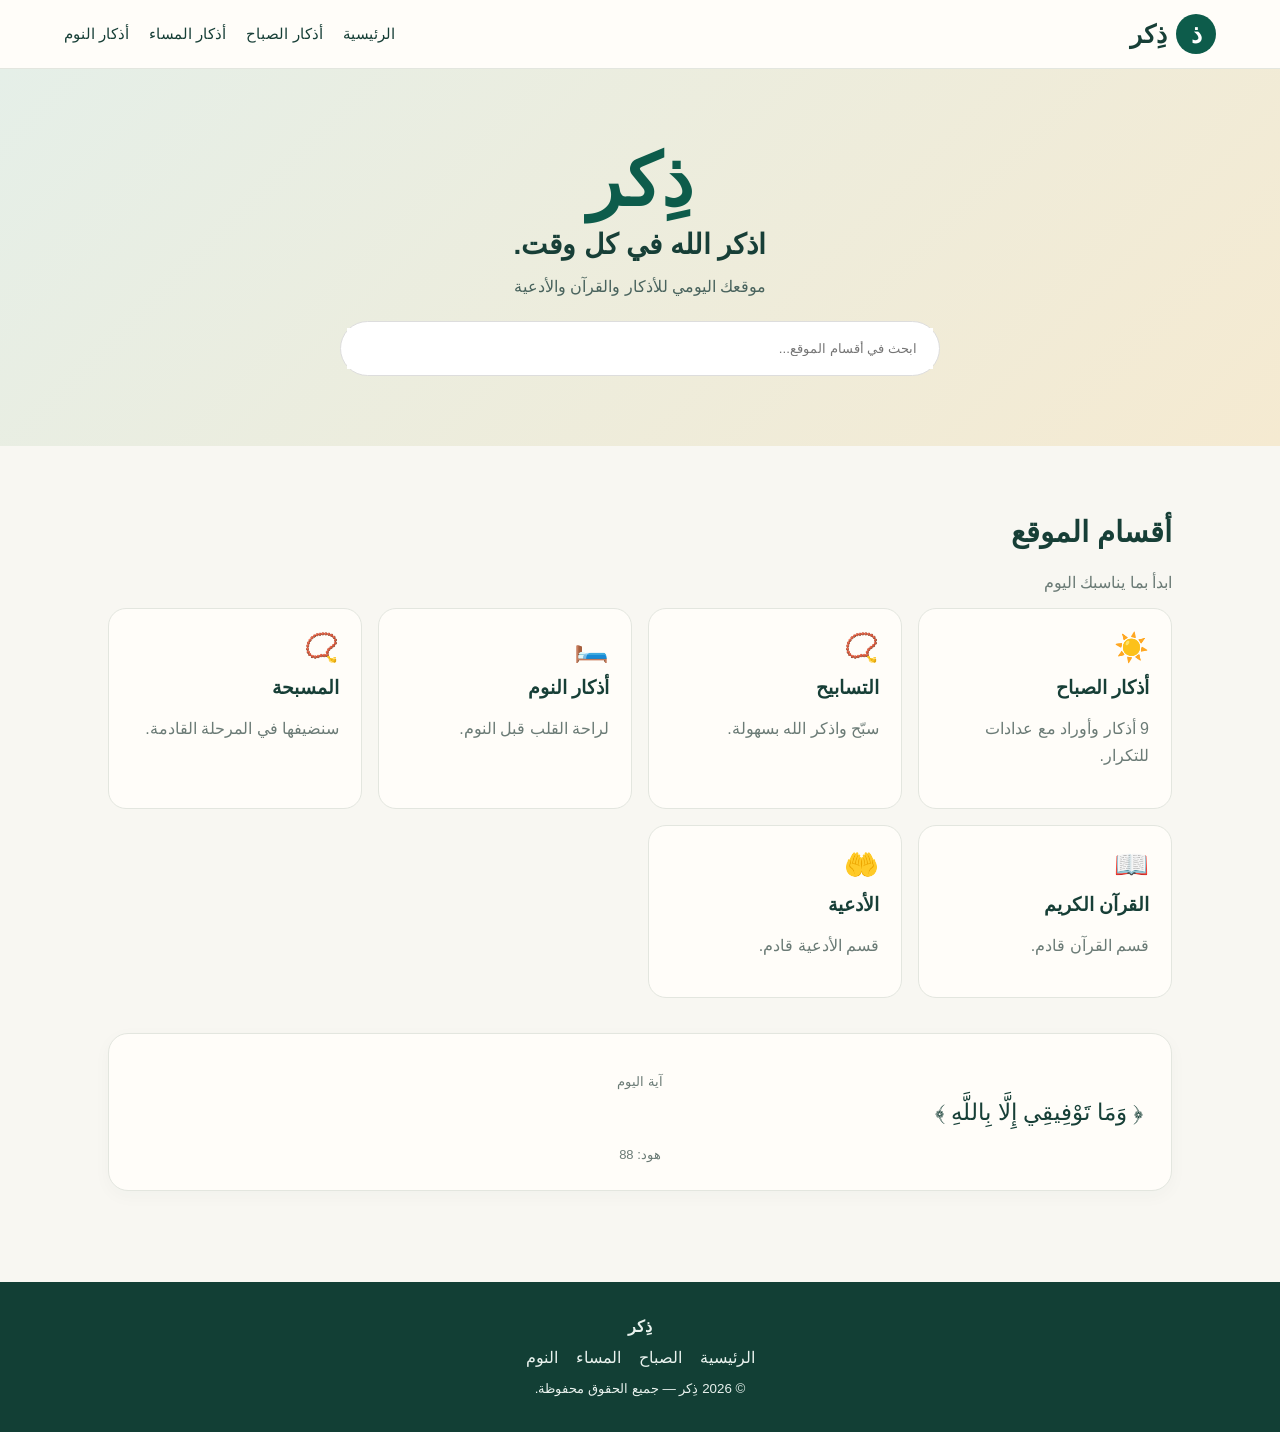
<file: index.html>
<!doctype html><html lang="ar" dir="rtl"><head><meta charset="utf-8"><meta name="viewport" content="width=device-width,initial-scale=1"><meta name="description" content="ذِكر — موقع يومي للأذكار والقرآن والأدعية"><title>الرئيسية | ذِكر</title><link rel="stylesheet" href="styles.css"></head><body>
<header class="nav"><a class="brand" href="index.html"><i>ذ</i>ذِكر</a><nav class="links"><a href="index.html">الرئيسية</a><a href="morning.html">أذكار الصباح</a><a href="evening.html">أذكار المساء</a><a href="sleep.html">أذكار النوم</a></nav></header>

<section class="hero"><div class="logo">ذِكر</div><h1>اذكر الله في كل وقت.</h1><p>موقعك اليومي للأذكار والقرآن والأدعية</p><div class="search"><input id="search" placeholder="ابحث في أقسام الموقع..."></div></section>
<main class="container"><h2>أقسام الموقع</h2><p class="sub">ابدأ بما يناسبك اليوم</p><div class="grid">
<a class="card" data-search="أذكار الصباح" href="morning.html"><div class="icon">☀️</div><h3>أذكار الصباح</h3><p>9 أذكار وأوراد مع عدادات للتكرار.</p></a>
<a class="card" data-search="التسابيح" href="tasbih.html"><div class="icon">📿</div><h3>التسابيح</h3><p>سبّح واذكر الله بسهولة.</p></a>
<a class="card" data-search="أذكار النوم" href="sleep.html"><div class="icon">🛏️</div><h3>أذكار النوم</h3><p>لراحة القلب قبل النوم.</p></a>
  
<a class="card" data-search="المسبحة" href="#"><div class="icon">📿</div><h3>المسبحة</h3><p>سنضيفها في المرحلة القادمة.</p></a>
<a class="card" data-search="القرآن" href="#"><div class="icon">📖</div><h3>القرآن الكريم</h3><p>قسم القرآن قادم.</p></a>
<a class="card" data-search="الأدعية" href="#"><div class="icon">🤲</div><h3>الأدعية</h3><p>قسم الأدعية قادم.</p></a>
</div><section class="dhikr" style="text-align:center;margin-top:35px"><div class="source">آية اليوم</div><div class="dhikr-text">﴿ وَمَا تَوْفِيقِي إِلَّا بِاللَّهِ ﴾</div><div class="source">هود: 88</div></section></main>

<footer class="footer"><strong>ذِكر</strong><nav><a href="index.html">الرئيسية</a><a href="morning.html">الصباح</a><a href="evening.html">المساء</a><a href="sleep.html">النوم</a></nav><small>© 2026 ذِكر — جميع الحقوق محفوظة.</small></footer>
<script src="app.js"></script></body></html>
</file>
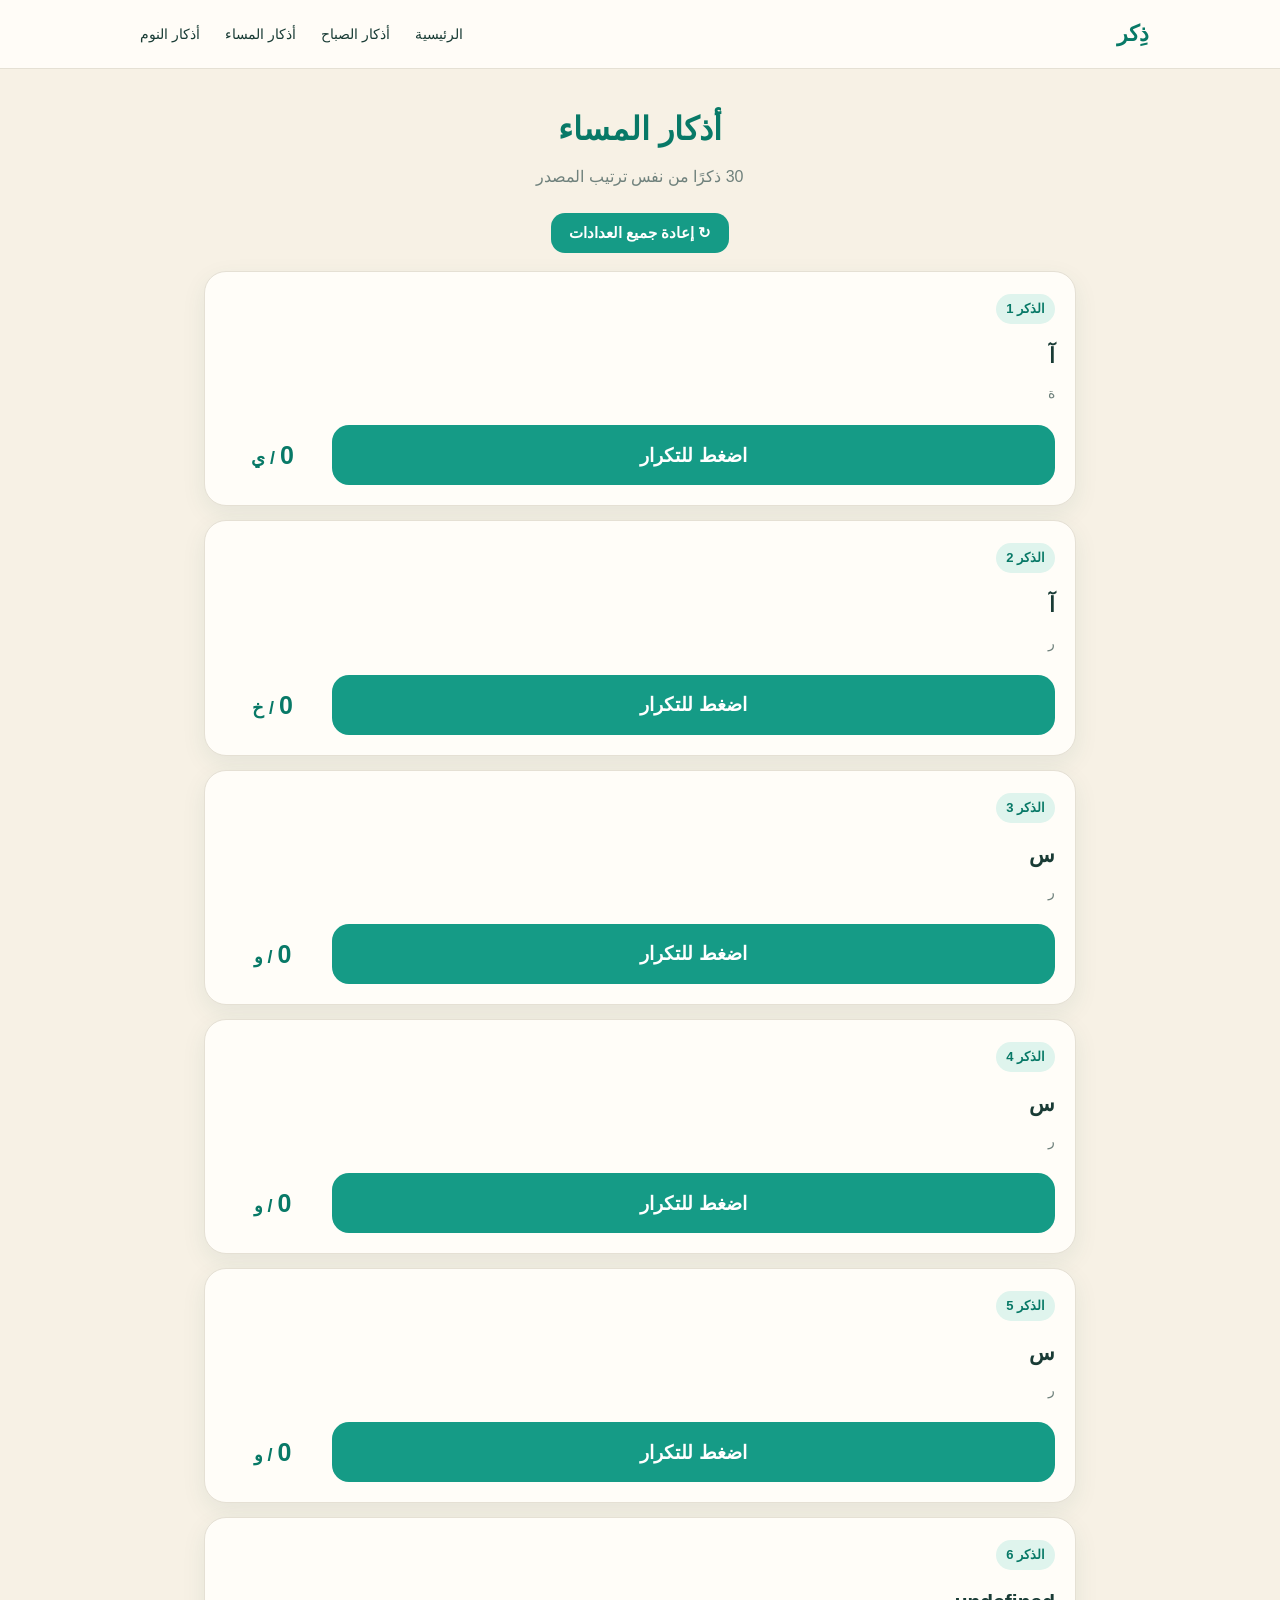
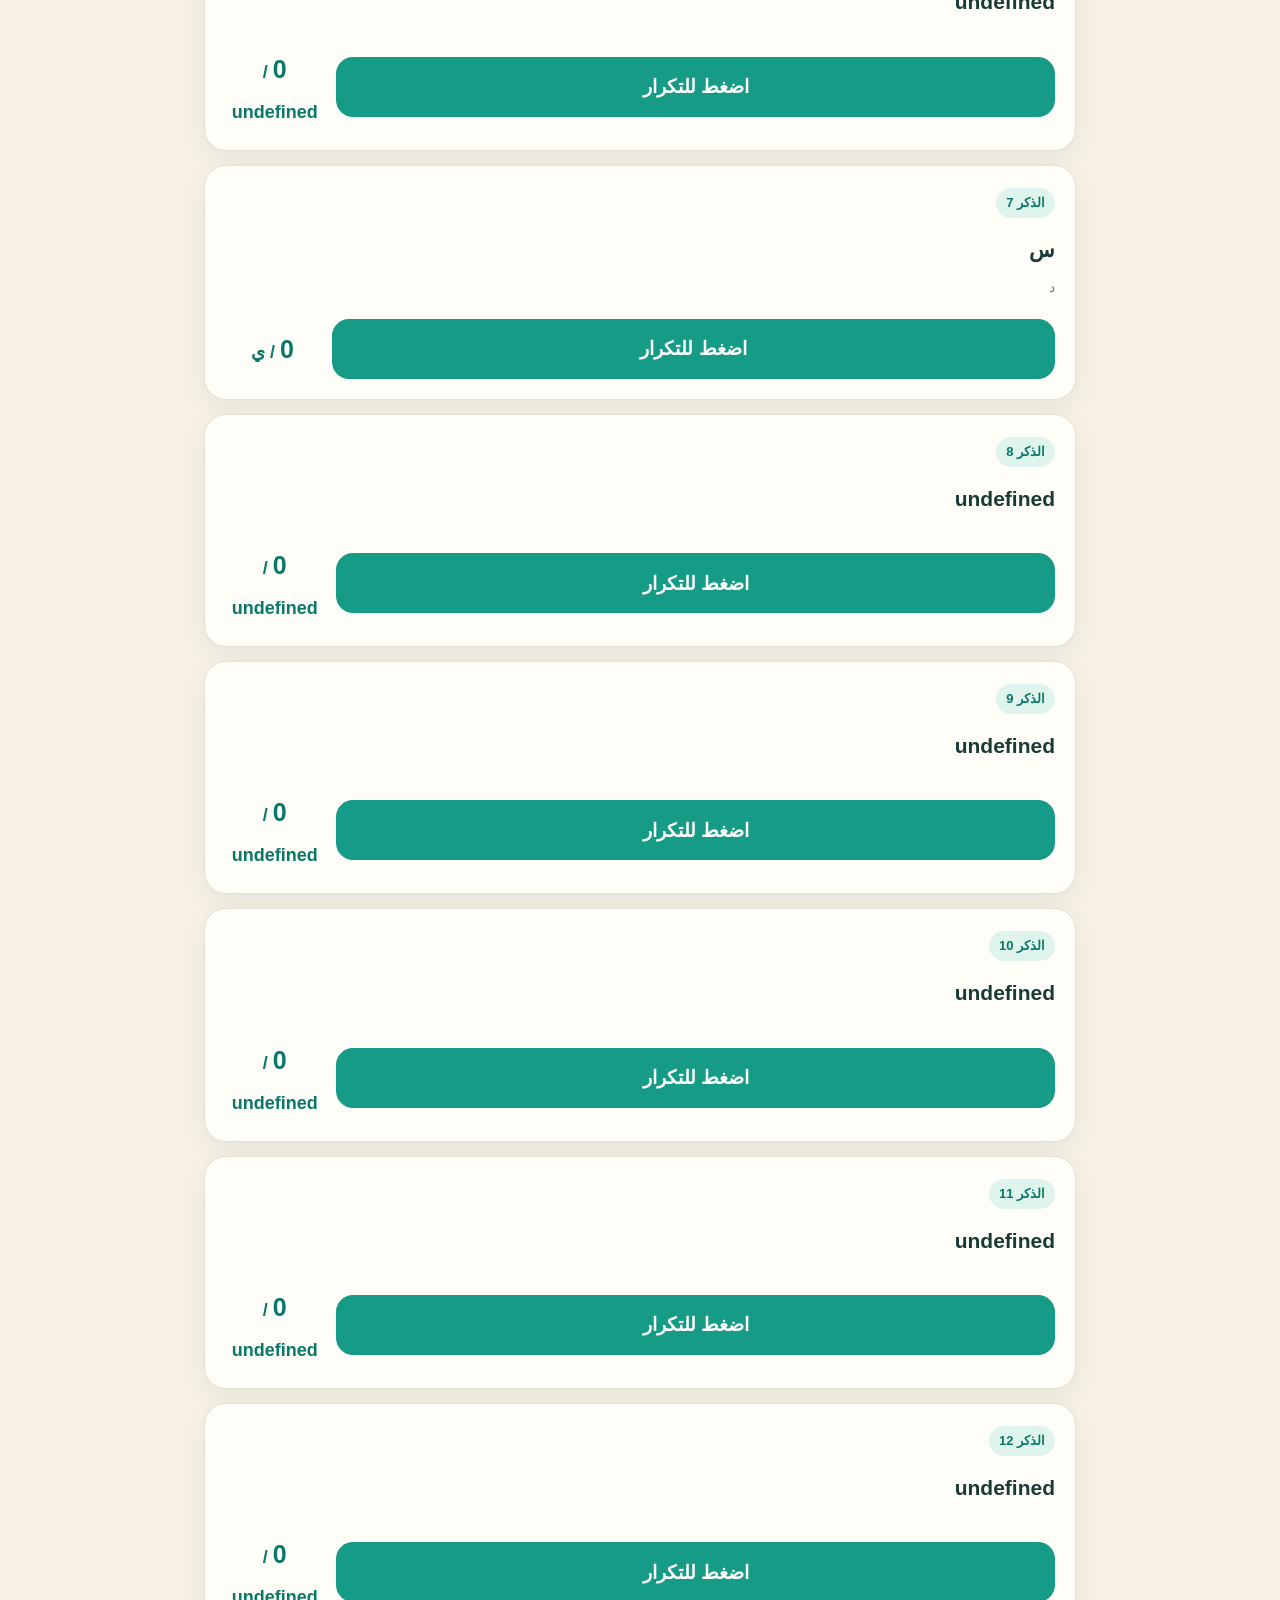
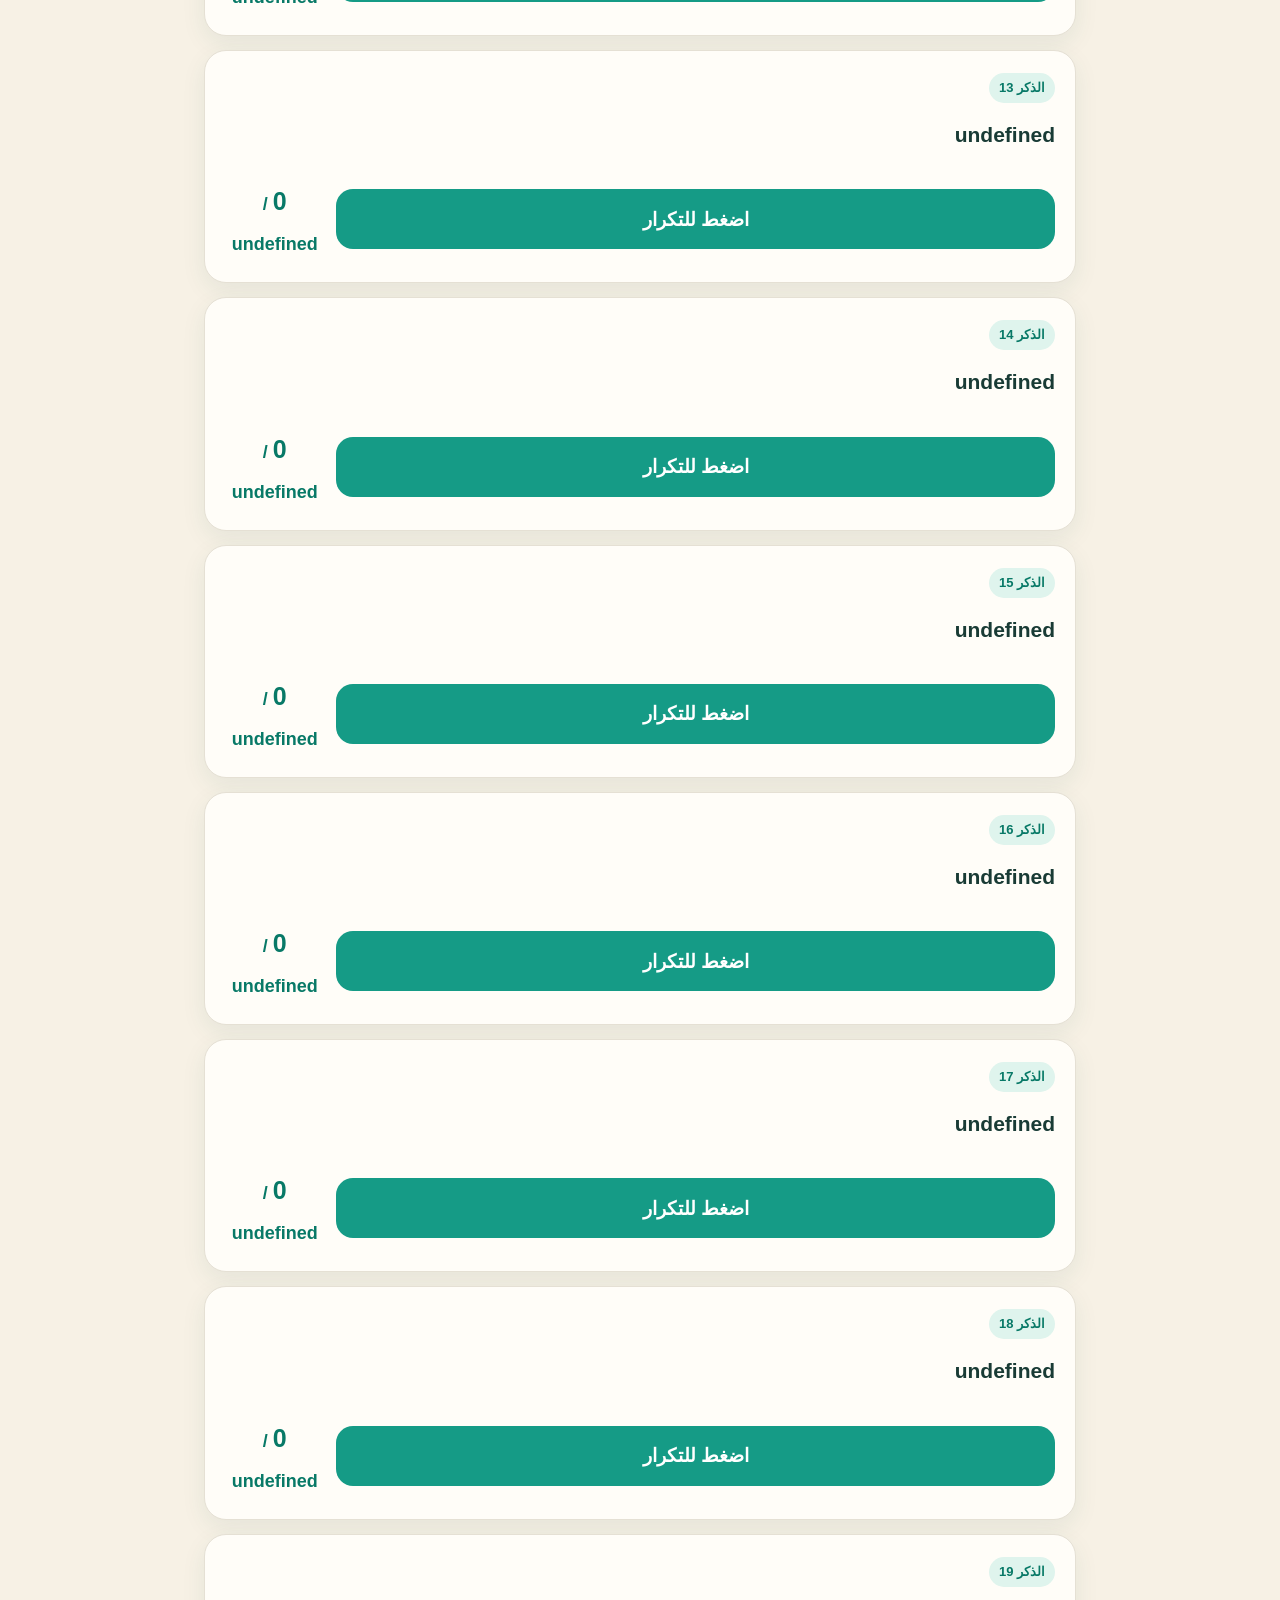
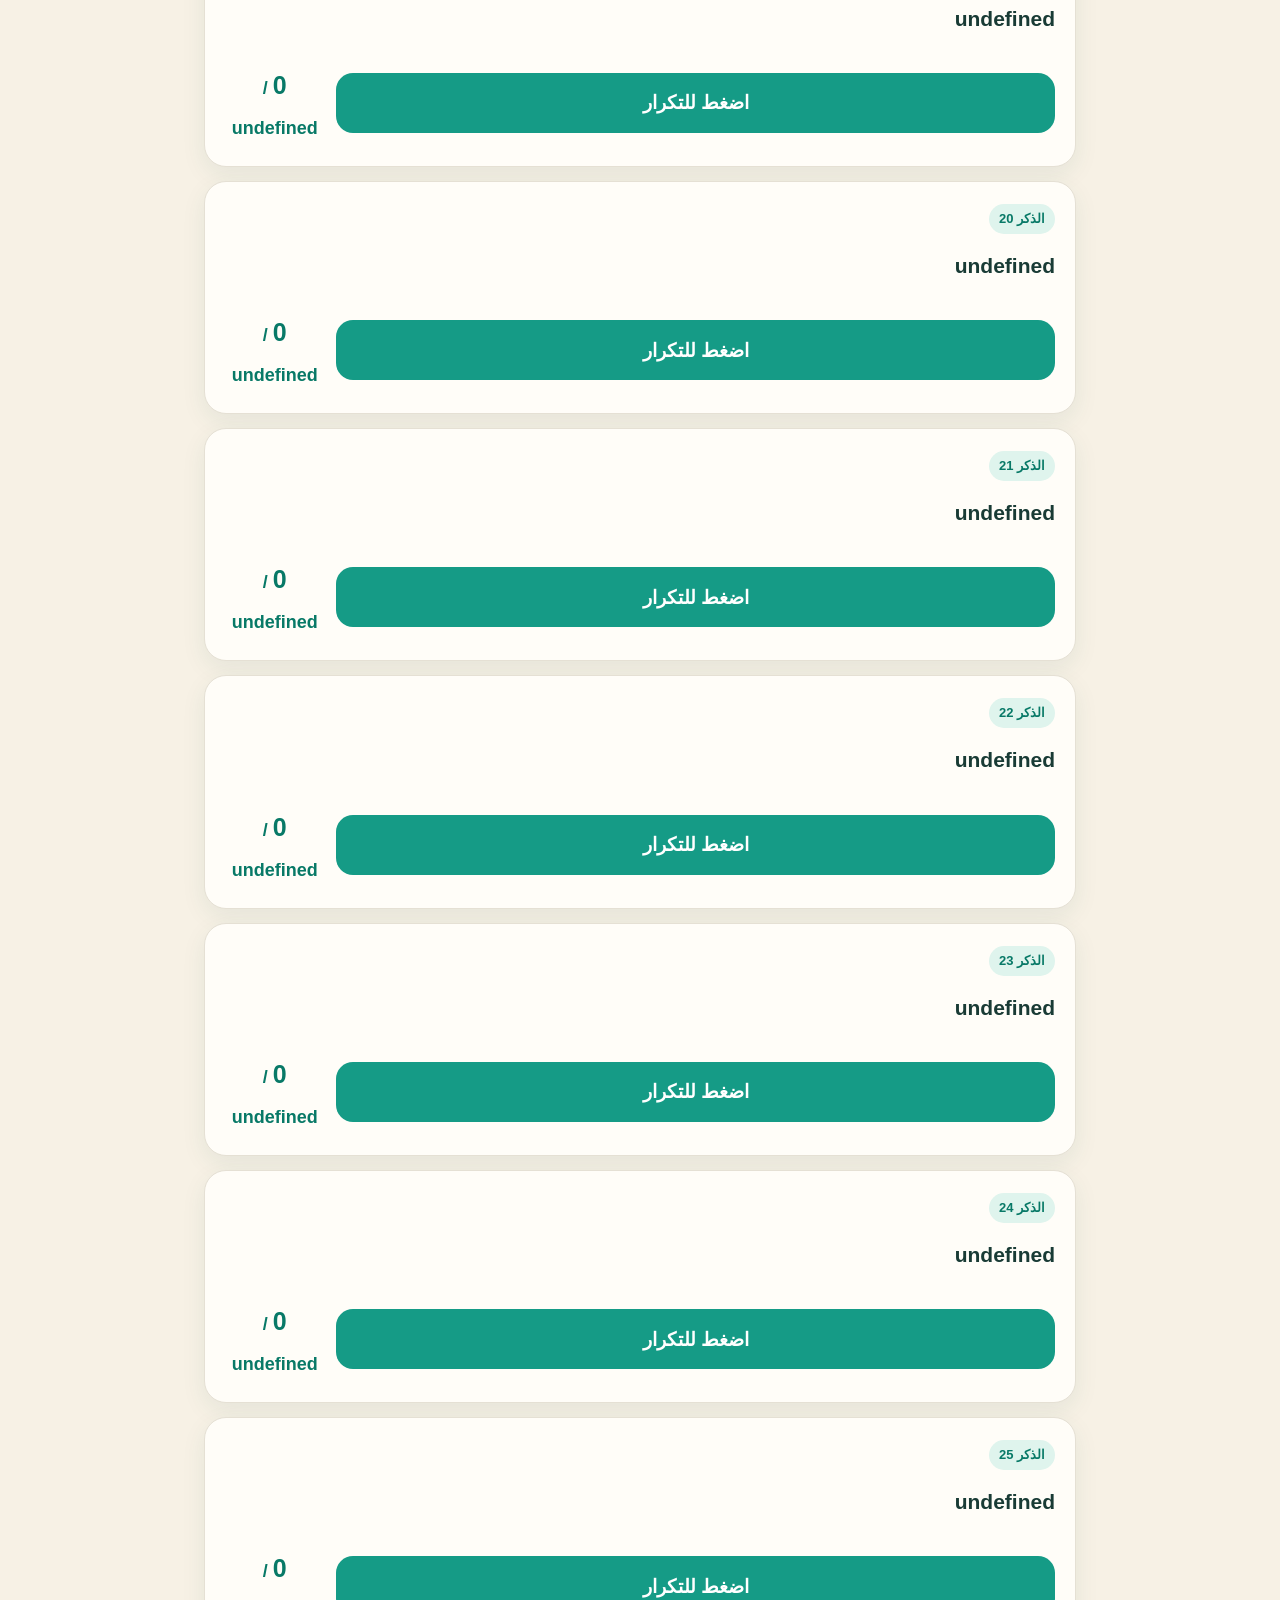
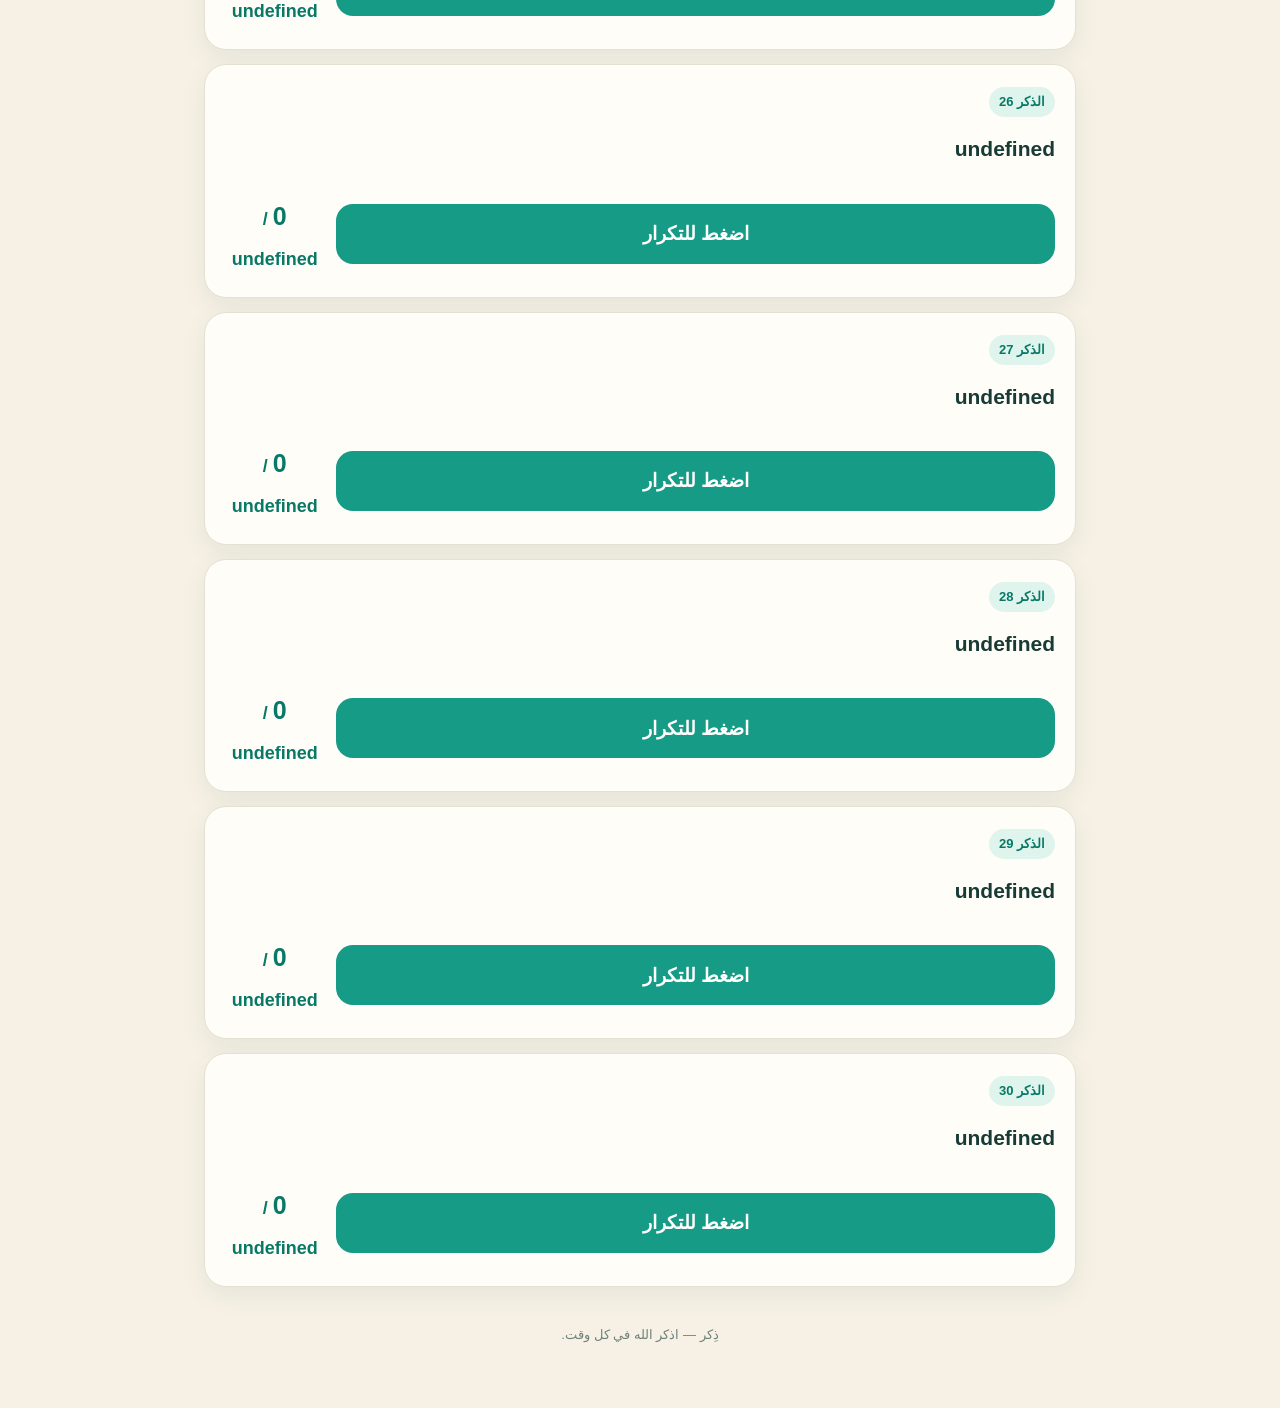
<file: evening.html>
<!DOCTYPE html>
<html lang="ar" dir="rtl">
<head>
<meta charset="UTF-8"><meta name="viewport" content="width=device-width,initial-scale=1">
<meta name="description" content="أذكار المساء — ذِكر"><title>أذكار المساء — ذِكر</title>
<style>
:root{--bg:#f7f1e5;--card:#fffdf8;--g:#159b86;--gd:#087967;--gs:#dff4ed;--t:#193b35;--m:#6f817c;--b:#e5e0d4}
*{box-sizing:border-box}body{margin:0;background:var(--bg);color:var(--t);font-family:Tahoma,Arial,sans-serif;line-height:2}
header{position:sticky;top:0;z-index:5;background:#fffdf8ee;border-bottom:1px solid var(--b)}
nav{max-width:1050px;margin:auto;padding:12px 16px;display:flex;justify-content:space-between;gap:10px;align-items:center}.brand{font-size:22px;font-weight:800;color:var(--gd);text-decoration:none}.links{display:flex;gap:7px;flex-wrap:wrap}.links a{color:var(--t);text-decoration:none;padding:5px 9px;border-radius:10px;font-size:14px}.links a:hover{background:var(--gs)}
main{max-width:900px;margin:auto;padding:28px 14px 60px}.hero{text-align:center}.hero h1{margin:0;color:var(--gd);font-size:32px}.hero p{color:var(--m);margin:0 0 20px}.actions{text-align:center;margin:18px}.reset{border:0;background:var(--g);color:white;border-radius:14px;padding:11px 18px;font-weight:bold;font-size:15px}
.card{background:var(--card);border:1px solid var(--b);border-radius:22px;margin:14px 0;padding:20px;box-shadow:0 8px 24px #1f534814}.card.done{border-color:#8dd7c5}.num{display:inline-block;background:var(--gs);color:var(--gd);border-radius:999px;padding:2px 10px;font-size:13px;font-weight:bold}.text{font-size:21px;font-weight:600;line-height:2.25;margin-top:8px}.note{color:var(--m);font-size:14px}.row{display:flex;gap:12px;align-items:center;margin-top:18px}.btn{border:0;width:100%;min-height:60px;border-radius:17px;background:var(--g);color:white;font-size:19px;font-weight:bold}.btn.done{background:var(--gd)}.count{min-width:95px;text-align:center;color:var(--gd);font-weight:bold;font-size:18px}.current{font-size:25px}.foot{text-align:center;color:var(--m);margin-top:35px;font-size:13px}
@media(max-width:650px){nav{flex-direction:column;align-items:flex-start}.links{width:100%;justify-content:center}.hero h1{font-size:27px}.card{padding:16px}.text{font-size:18px}}
</style></head>
<body>
<header><nav><a class="brand" href="index.html">ذِكر</a><div class="links"><a href="index.html">الرئيسية</a><a href="morning.html">أذكار الصباح</a><a href="evening.html">أذكار المساء</a><a href="sleep.html">أذكار النوم</a></div></nav></header>
<main><section class="hero"><h1>أذكار المساء</h1><p>30 ذكرًا من نفس ترتيب المصدر</p></section><div class="actions"><button class="reset" id="reset">↻ إعادة جميع العدادات</button></div><section id="list"></section><div class="foot">ذِكر — اذكر الله في كل وقت.</div></main>
<script>
const adhkar=[('اللّهُ لاَ إِلَـهَ إِلاَّ هُوَ الْحَيُّ الْقَيُّومُ لاَ تَأْخُذُهُ سِنَةٌ وَلاَ نَوْمٌ لَّهُ مَا فِي السَّمَاوَاتِ وَمَا فِي الأَرْضِ مَن ذَا الَّذِي يَشْفَعُ عِنْدَهُ إِلاَّ بِإِذْنِهِ يَعْلَمُ مَا بَيْنَ أَيْدِيهِمْ وَمَا خَلْفَهُمْ وَلاَ يُحِيطُونَ بِشَيْءٍ مِّنْ عِلْمِهِ إِلاَّ بِمَا شَاء وَسِعَ كُرْسِيُّهُ السَّمَاوَاتِ وَالأَرْضَ وَلاَ يَؤُودُهُ حِفْظُهُمَا وَهُوَ الْعَلِيُّ الْعَظِيمُ.', 1, 'آية الكرسي — البقرة: 255'), ('آمَنَ الرَّسُولُ بِمَا أُنْزِلَ إِلَيْهِ مِنْ رَبِّهِ وَالْمُؤْمِنُونَ ۚ كُلٌّ آمَنَ بِاللَّهِ وَمَلَائِكَتِهِ وَكُتُبِهِ وَرُسُلِهِ لَا نُفَرِّقُ بَيْنَ أَحَدٍ مِنْ رُسُلِهِ ۚ وَقَالُوا سَمِعْنَا وَأَطَعْنَا ۖ غُفْرَانَكَ رَبَّنَا وَإِلَيْكَ الْمَصِيرُ. لَا يُكَلِّفُ اللَّهُ نَفْسًا إِلَّا وُسْعَهَا لَهَا مَا كَسَبَتْ وَعَلَيْهَا مَا اكْتَسَبَتْ رَبَّنَا لَا تُؤَاخِذْنَا إِنْ نَّسِينَآ أَوْ أَخْطَأْنَا رَبَّنَا وَلَا تَحْمِلْ عَلَيْنَا إِصْرًا كَمَا حَمَلْتَهُ عَلَى الَّذِينَ مِنْ قَبْلِنَا رَبَّنَا وَلَا تُحَمِّلْنَا مَا لَا طَاقَةَ لَنَا بِهِ وَاعْفُ عَنَّا وَاغْفِرْ لَنَا وَارْحَمْنَا أَنْتَ مَوْلَانَا فَانْصُرْنَا عَلَى الْقَوْمِ الْكَافِرِينَ.', 1, 'آخر آيتين من سورة البقرة — البقرة: 285-286'), ('قُلْ هُوَ ٱللَّهُ أَحَدٌ، ٱللَّهُ ٱلصَّمَدُ، لَمْ يَلِدْ وَلَمْ يُولَدْ، وَلَمْ يَكُن لَّهُۥ كُفُوًا أَحَدٌۢ.', 3, 'سورة الإخلاص'), ('قُلْ أَعُوذُ بِرَبِّ ٱلْفَلَقِ، مِن شَرِّ مَا خَلَقَ، وَمِن شَرِّ غَاسِقٍ إِذَا وَقَبَ، وَمِن شَرِّ ٱلنَّفَّٰثَٰتِ فِى ٱلْعُقَدِ، وَمِن شَرِّ حَاسِدٍ إِذَا حَسَدَ.', 3, 'سورة الفلق'), ('قُلْ أَعُوذُ بِرَبِّ ٱلنَّاسِ، مَلِكِ ٱلنَّاسِ، إِلَٰهِ ٱلنَّاسِ، مِن شَرِّ ٱلْوَسْوَاسِ ٱلْخَنَّاسِ، ٱلَّذِى يُوَسْوِسُ فِى صُدُورِ ٱلنَّاسِ، مِنَ ٱلْجِنَّةِ وَٱلنَّاسِ.', 3, 'سورة الناس'), ('أَمْسَيْـنا وَأَمْسـى المـلكُ لله وَالحَمدُ لله، لا إلهَ إلاّ اللّهُ وَحدَهُ لا شَريكَ لهُ، لهُ المُـلكُ ولهُ الحَمْـد، وهُوَ على كلّ شَيءٍ قدير، رَبِّ أسْـأَلُـكَ خَـيرَ ما في هـذهِ اللَّـيْلَةِ وَخَـيرَ ما بَعْـدَهـا، وَأَعـوذُ بِكَ مِنْ شَـرِّ ما في هـذهِ اللَّـيْلةِ وَشَرِّ ما بَعْـدَهـا، رَبِّ أَعـوذُبِكَ مِنَ الْكَسَـلِ وَسـوءِ الْكِـبَر، رَبِّ أَعـوذُ بِكَ مِنْ عَـذابٍ في النّـارِ وَعَـذابٍ في القَـبْر.', 1, ''), ('اللّهـمَّ أَنْتَ رَبِّـي لا إلهَ إلاّ أَنْتَ، خَلَقْتَنـي وَأَنا عَبْـدُك، وَأَنا عَلـى عَهْـدِكَ وَوَعْـدِكَ ما اسْتَـطَعْـت، أَعـوذُبِكَ مِنْ شَـرِّ ما صَنَـعْت، أَبـوءُ لَـكَ بِنِعْـمَتِـكَ عَلَـيَّ وَأَبـوءُ بِذَنْـبي فَاغْفـِرْ لي فَإِنَّـهُ لا يَغْـفِرُ الذُّنـوبَ إِلاّ أَنْتَ.', 1, 'سيد الاستغفار'), ('رَضيـتُ بِاللهِ رَبَّـاً وَبِالإسْلامِ ديـناً وَبِمُحَـمَّدٍ صلى الله عليه وسلم نَبِيّـاً.', 3, ''), ('اللّهُـمَّ إِنِّـي أَمسيتُ أُشْـهِدُك، وَأُشْـهِدُ حَمَلَـةَ عَـرْشِـك، وَمَلَائِكَتَكَ، وَجَمـيعَ خَلْـقِك، أَنَّـكَ أَنْـتَ اللهُ لا إلهَ إلاّ أَنْـتَ وَحْـدَكَ لا شَريكَ لَـك، وَأَنَّ مُحَمّـداً عَبْـدُكَ وَرَسـولُـك.', 4, ''), ('اللّهُـمَّ ما أَمسى بي مِـنْ نِعْـمَةٍ أَو بِأَحَـدٍ مِـنْ خَلْـقِك، فَمِـنْكَ وَحْـدَكَ لا شريكَ لَـك، فَلَـكَ الْحَمْدُ وَلَـكَ الشُّكْـر.', 1, ''), ('حَسْبِـيَ اللّهُ لا إلهَ إلاّ هُوَ عَلَـيهِ تَوَكَّـلتُ وَهُوَ رَبُّ العَرْشِ العَظـيم.', 7, ''), ('بِسـمِ اللهِ الذي لا يَضُـرُّ مَعَ اسمِـهِ شَيءٌ في الأرْضِ وَلا في السّمـاءِ وَهـوَ السّمـيعُ العَلـيم.', 3, ''), ('اللّهُـمَّ بِكَ أَمْسَـينا وَبِكَ أَصْـبَحْنا، وَبِكَ نَحْـيا وَبِكَ نَمُـوتُ وَإِلَـيْكَ الْمَصِيرُ.', 1, ''), ('أَمْسَيْنَا عَلَى فِطْرَةِ الإسْلاَمِ، وَعَلَى كَلِمَةِ الإِخْلاَصِ، وَعَلَى دِينِ نَبِيِّنَا مُحَمَّدٍ صَلَّى اللهُ عَلَيْهِ وَسَلَّمَ، وَعَلَى مِلَّةِ أَبِينَا إبْرَاهِيمَ حَنِيفاً مُسْلِماً وَمَا كَانَ مِنَ المُشْرِكِينَ.', 1, ''), ('سُبْحـانَ اللهِ وَبِحَمْـدِهِ عَدَدَ خَلْـقِه، وَرِضـا نَفْسِـه، وَزِنَةَ عَـرْشِـه، وَمِـدادَ كَلِمـاتِـه.', 3, ''), ('اللّهُـمَّ عافِـني في بَدَنـي، اللّهُـمَّ عافِـني في سَمْـعي، اللّهُـمَّ عافِـني في بَصَـري، لا إلهَ إلاّ أَنْـتَ.', 3, ''), ('اللّهُـمَّ إِنّـي أَعـوذُ بِكَ مِنَ الْكُـفر، وَالفَـقْر، وَأَعـوذُ بِكَ مِنْ عَذابِ القَـبْر، لا إلهَ إلاّ أَنْـتَ.', 3, ''), ('اللّهُـمَّ إِنِّـي أسْـأَلُـكَ العَـفْوَ وَالعـافِـيةَ في الدُّنْـيا وَالآخِـرَة، اللّهُـمَّ إِنِّـي أسْـأَلُـكَ العَـفْوَ وَالعـافِـيةَ في ديني وَدُنْـيايَ وَأهْـلي وَمالـي، اللّهُـمَّ اسْتُـرْ عـوْراتي وَآمِـنْ رَوْعاتـي، اللّهُـمَّ احْفَظْـني مِن بَـينِ يَدَيَّ وَمِن خَلْفـي وَعَن يَمـيني وَعَن شِمـالي، وَمِن فَوْقـي، وَأَعـوذُ بِعَظَمَـتِكَ أَن أُغْـتالَ مِن تَحْتـي.', 1, ''), ('يَا حَيُّ يَا قيُّومُ بِرَحْمَتِكَ أسْتَغِيثُ أصْلِحْ لِي شَأنِي كُلَّهُ وَلاَ تَكِلْنِي إلَى نَفْسِي طَـرْفَةَ عَيْنٍ.', 3, ''), ('أَمْسَيْنا وَأَمْسَى الْمُلْكُ للهِ رَبِّ الْعَالَمَيْنِ، اللَّهُمَّ إِنَّي أسْأَلُكَ خَيْرَ هَذَه اللَّيْلَةِ فَتْحَهَا ونَصْرَهَا، ونُوْرَهَا وبَرَكَتهَا، وَهُدَاهَا، وَأَعُوذُ بِكَ مِنْ شَرِّ مَا فيهِا وَشَرَّ مَا بَعْدَهَا.', 1, ''), ('اللّهُـمَّ عالِـمَ الغَـيْبِ وَالشّـهادَةِ فاطِـرَ السّماواتِ وَالأرْضِ رَبَّ كـلِّ شَـيءٍ وَمَليـكَه، أَشْهَـدُ أَنْ لا إِلـهَ إِلاّ أَنْت، أَعـوذُ بِكَ مِن شَـرِّ نَفْسـي وَمِن شَـرِّ الشَّيْـطانِ وَشِرْكِهِ، وَأَنْ أَقْتَـرِفَ عَلـى نَفْسـي سوءاً أَوْ أَجُـرَّهُ إِلـى مُسْـلِم.', 1, ''), ('أَعـوذُ بِكَلِمـاتِ اللّهِ التّـامّـاتِ مِنْ شَـرِّ ما خَلَـق.', 3, ''), ('اللَّهُمَّ صَلِّ وَسَلِّمْ وَبَارِكْ على نَبِيِّنَا مُحمَّد.', 10, ''), ('اللَّهُمَّ إِنَّا نَعُوذُ بِكَ مِنْ أَنْ نُشْرِكَ بِكَ شَيْئًا نَعْلَمُهُ، وَنَسْتَغْفِرُكَ لِمَا لَا نَعْلَمُهُ.', 3, ''), ('اللَّهُمَّ إِنِّي أَعُوذُ بِكَ مِنَ الْهَمِّ وَالْحَزَنِ، وَأَعُوذُ بِكَ مِنَ الْعَجْزِ وَالْكَسَلِ، وَأَعُوذُ بِكَ مِنَ الْجُبْنِ وَالْبُخْلِ، وَأَعُوذُ بِكَ مِنْ غَلَبَةِ الدَّيْنِ، وَقَهْرِ الرِّجَالِ.', 3, ''), ('أسْتَغْفِرُ اللهَ العَظِيمَ الَّذِي لاَ إلَهَ إلاَّ هُوَ، الحَيُّ القَيُّومُ، وَأتُوبُ إلَيهِ.', 3, ''), ('يَا رَبِّ، لَكَ الْحَمْدُ كَمَا يَنْبَغِي لِجَلَالِ وَجْهِكَ، وَلِعَظِيمِ سُلْطَانِكَ.', 3, ''), ('لَا إلَه إلّا اللهُ وَحْدَهُ لَا شَرِيكَ لَهُ، لَهُ الْمُلْكُ وَلَهُ الْحَمْدُ وَهُوَ عَلَى كُلِّ شَيْءِ قَدِيرِ.', 100, ''), ('اللَّهُمَّ أَنْتَ رَبِّي لا إِلَهَ إِلا أَنْتَ، عَلَيْكَ تَوَكَّلْتُ، وَأَنْتَ رَبُّ الْعَرْشِ الْعَظِيمِ، مَا شَاءَ اللَّهُ كَانَ، وَمَا لَمْ يَشَأْ لَمْ يَكُنْ، وَلا حَوْلَ وَلا قُوَّةَ إِلا بِاللَّهِ الْعَلِيِّ الْعَظِيمِ، أَعْلَمُ أَنَّ اللَّهَ عَلَى كُلِّ شَيْءٍ قَدِيرٌ، وَأَنَّ اللَّهَ قَدْ أَحَاطَ بِكُلِّ شَيْءٍ عِلْمًا، اللَّهُمَّ إِنِّي أَعُوذُ بِكَ مِنْ شَرِّ نَفْسِي، وَمِنْ شَرِّ كُلِّ دَابَّةٍ أَنْتَ آخِذٌ بِنَاصِيَتِهَا، إِنَّ رَبِّي عَلَى صِرَاطٍ مُسْتَقِيمٍ.', 1, ''), ('سُبْحـانَ اللهِ وَبِحَمْـدِهِ.', 100, '')];
const list=document.getElementById('list'),reset=document.getElementById('reset'),p=Array(adhkar.length).fill(0);let ac=null;
function clickSound(){try{const A=window.AudioContext||window.webkitAudioContext;if(!A)return;if(!ac)ac=new A;if(ac.state==='suspended')ac.resume();const o=ac.createOscillator(),g=ac.createGain();o.type='sine';o.frequency.value=620;g.gain.setValueAtTime(.035,ac.currentTime);g.gain.exponentialRampToValueAtTime(.001,ac.currentTime+.07);o.connect(g);g.connect(ac.destination);o.start();o.stop(ac.currentTime+.07)}catch(e){}}
function render(){list.innerHTML='';adhkar.forEach((x,i)=>{const done=p[i]>=x[1],c=document.createElement('article');c.className='card'+(done?' done':'');c.innerHTML='<div class="num">الذكر '+(i+1)+'</div><div class="text">'+x[0]+'</div>'+(x[2]?'<div class="note">'+x[2]+'</div>':'')+'<div class="row"><button class="btn '+(done?'done':'')+'">'+(done?'✓ تم الذكر':'اضغط للتكرار')+'</button><div class="count"><span class="current">'+(done?'✓':p[i])+'</span> / '+x[1]+'</div></div>';c.querySelector('.btn').onclick=()=>{if(p[i]>=x[1])return;clickSound();p[i]++;render()};list.appendChild(c)})}
reset.onclick=()=>{p.fill(0);render();scrollTo({top:0,behavior:'smooth'})};render();
</script></body></html>
</file>
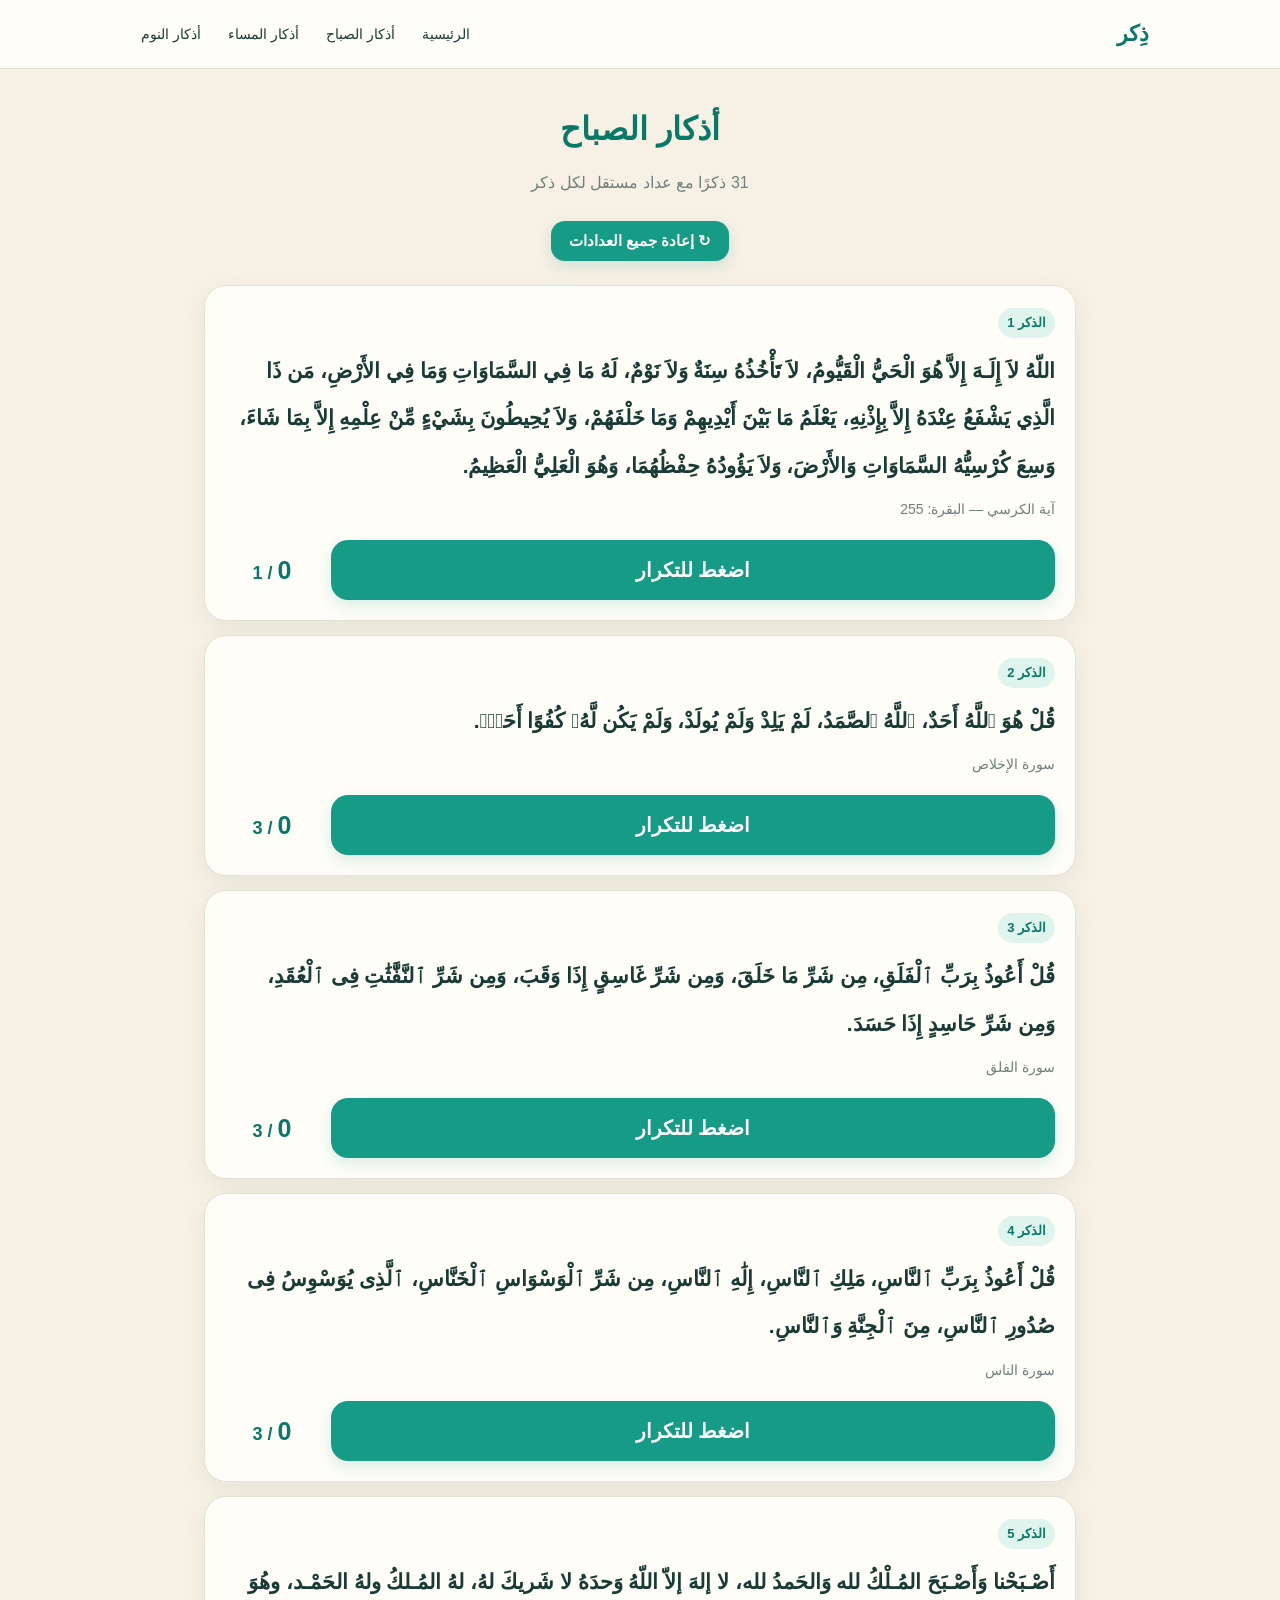
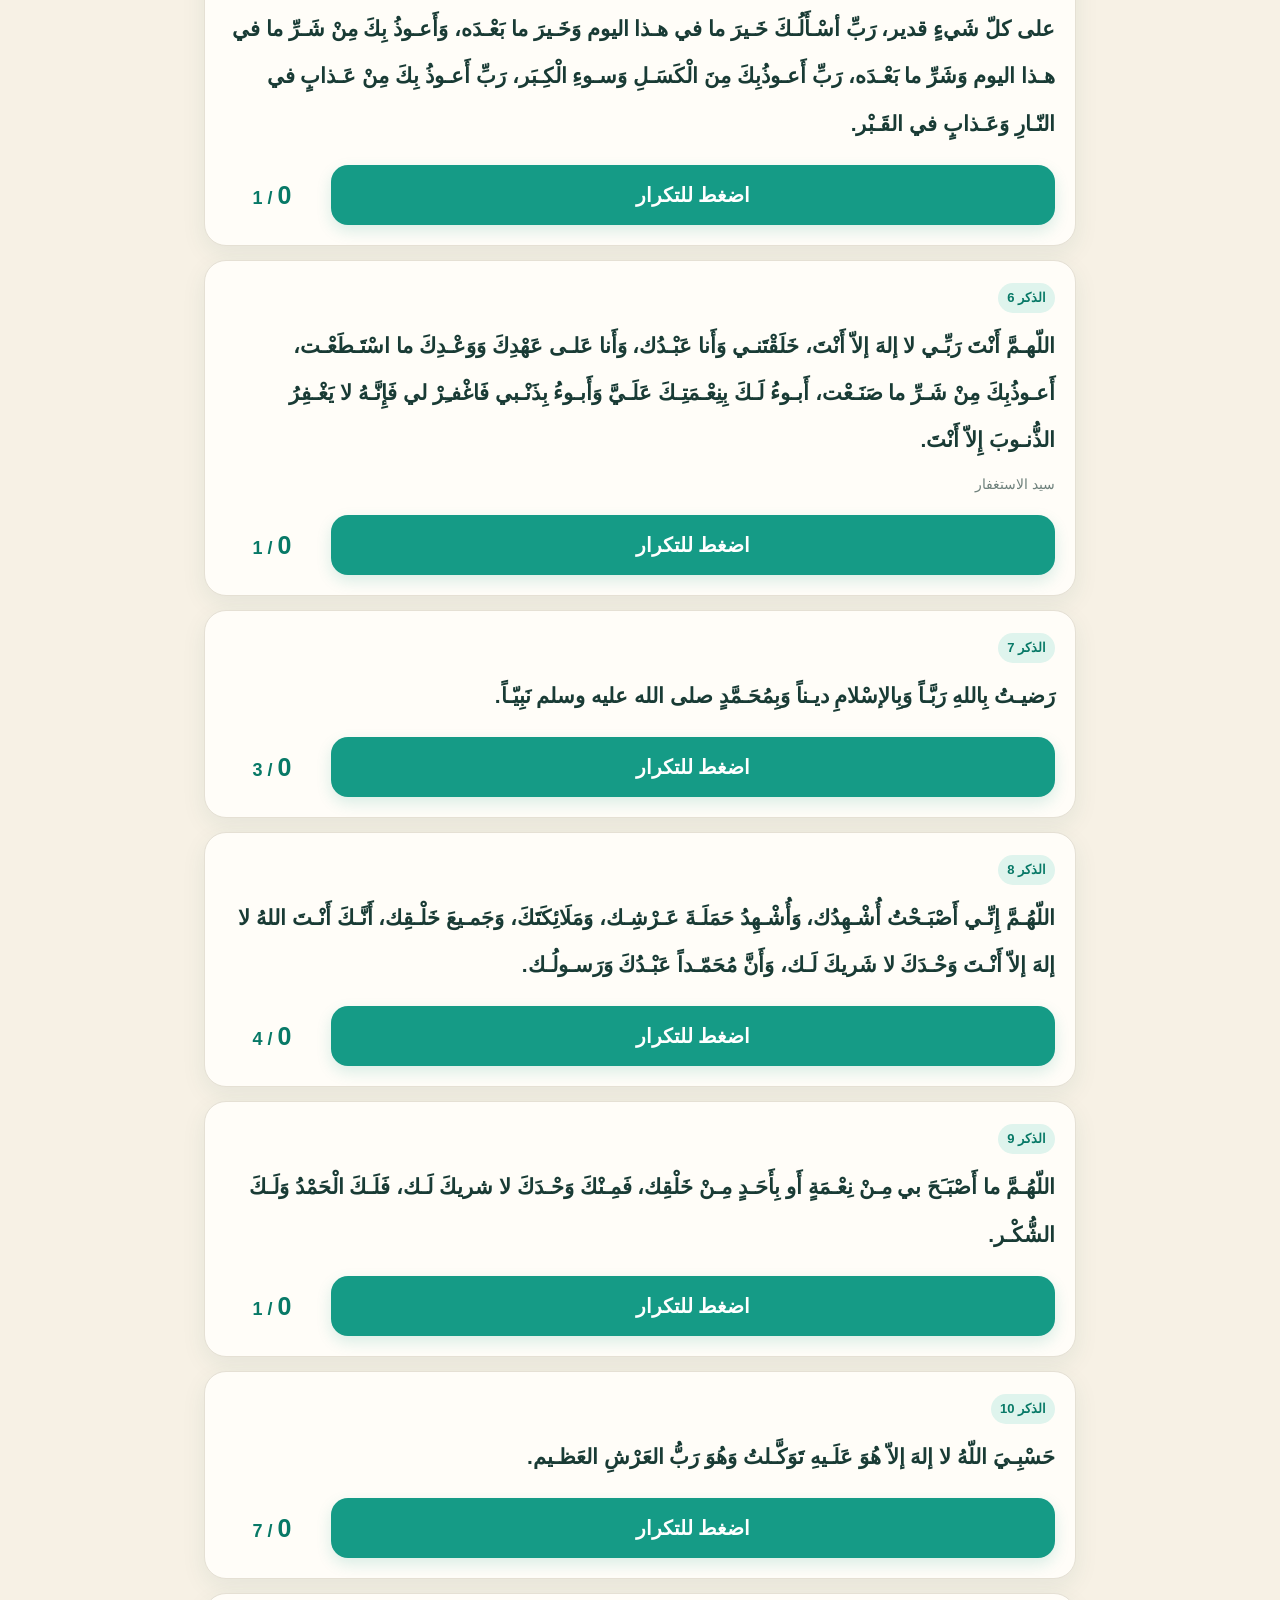
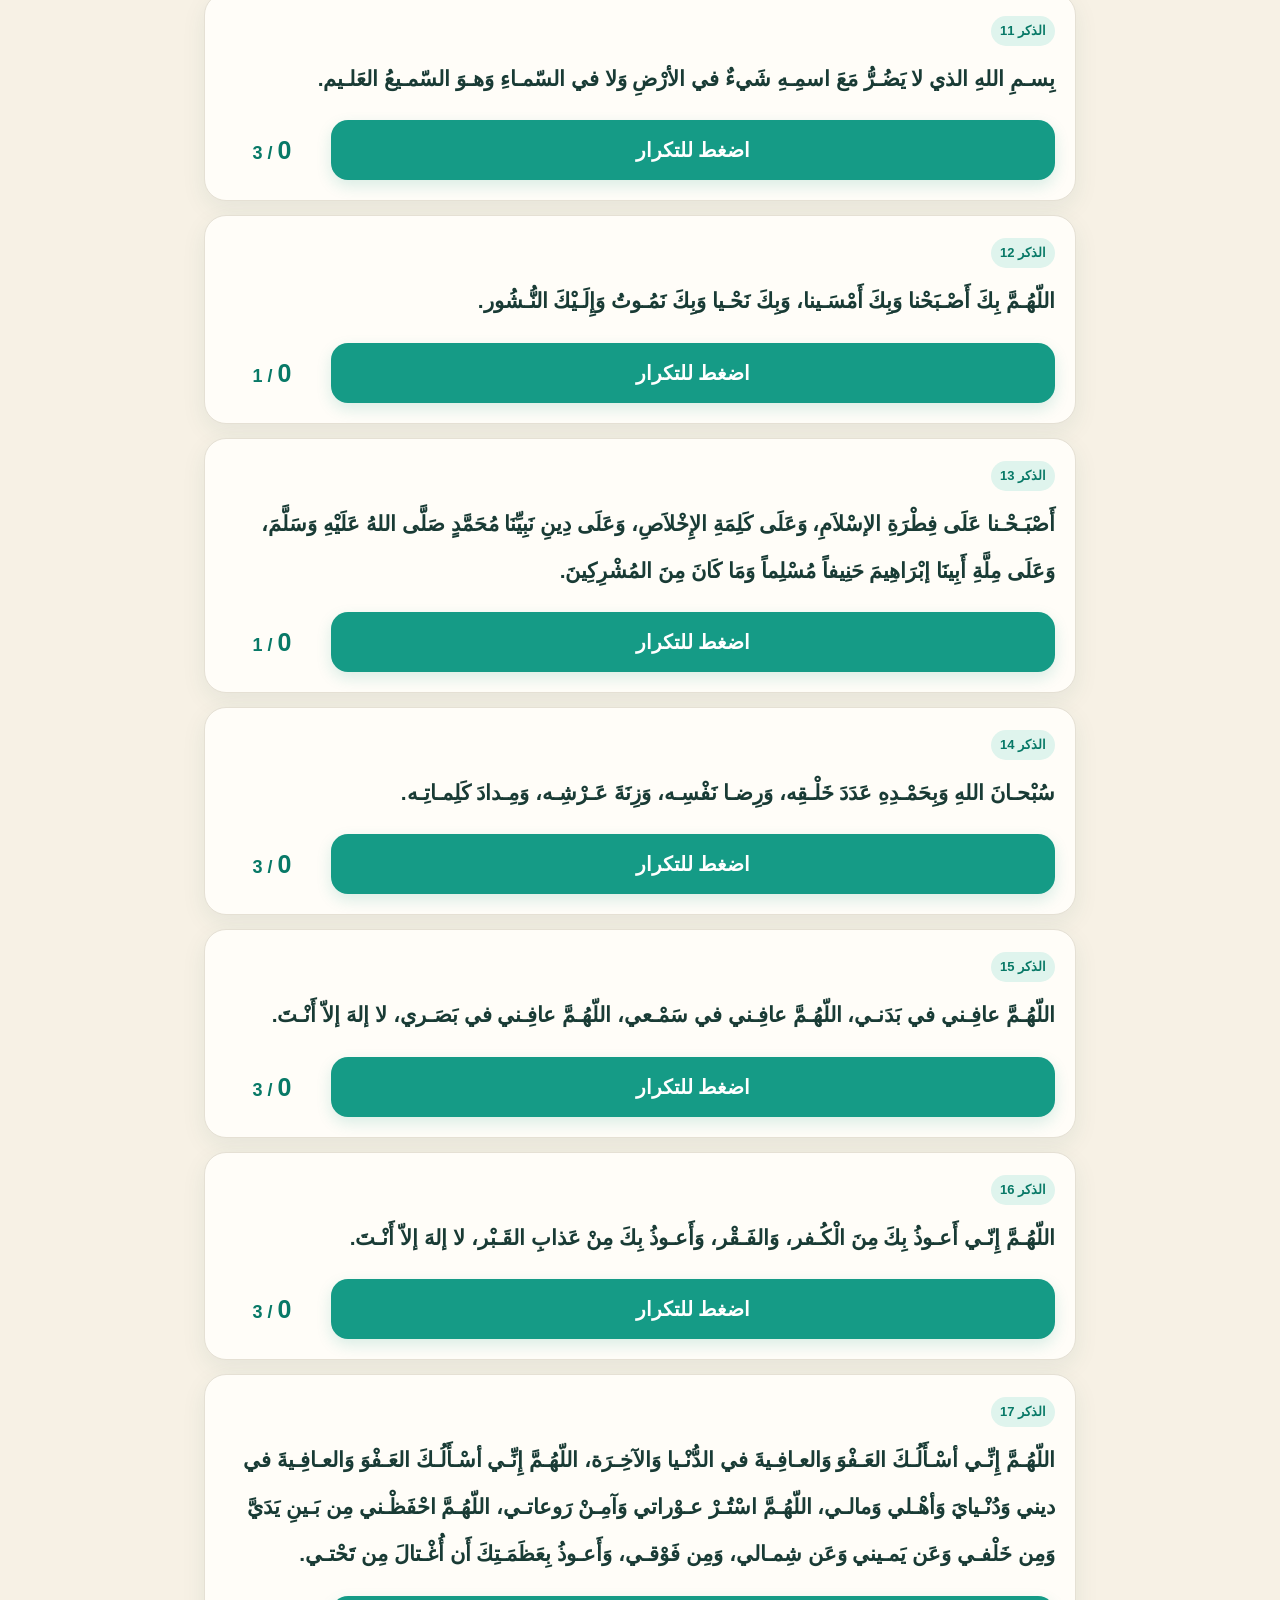
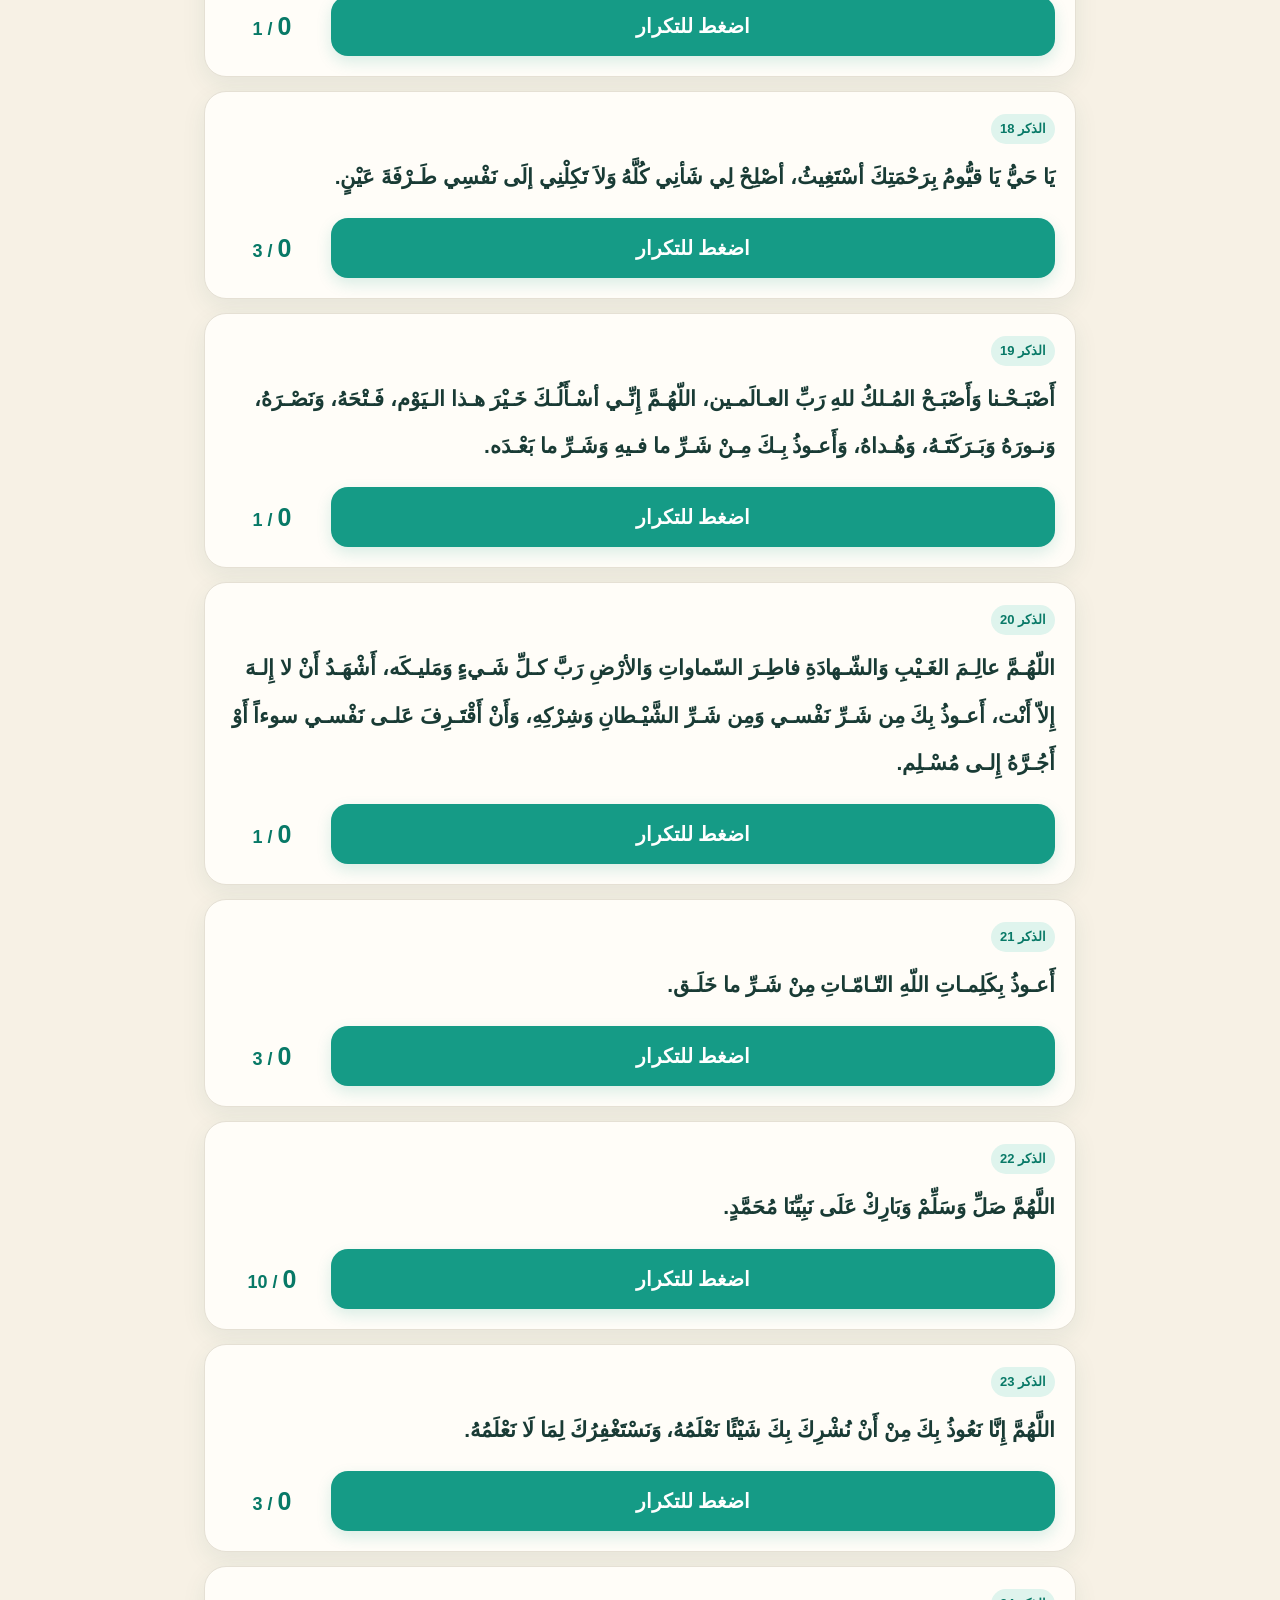
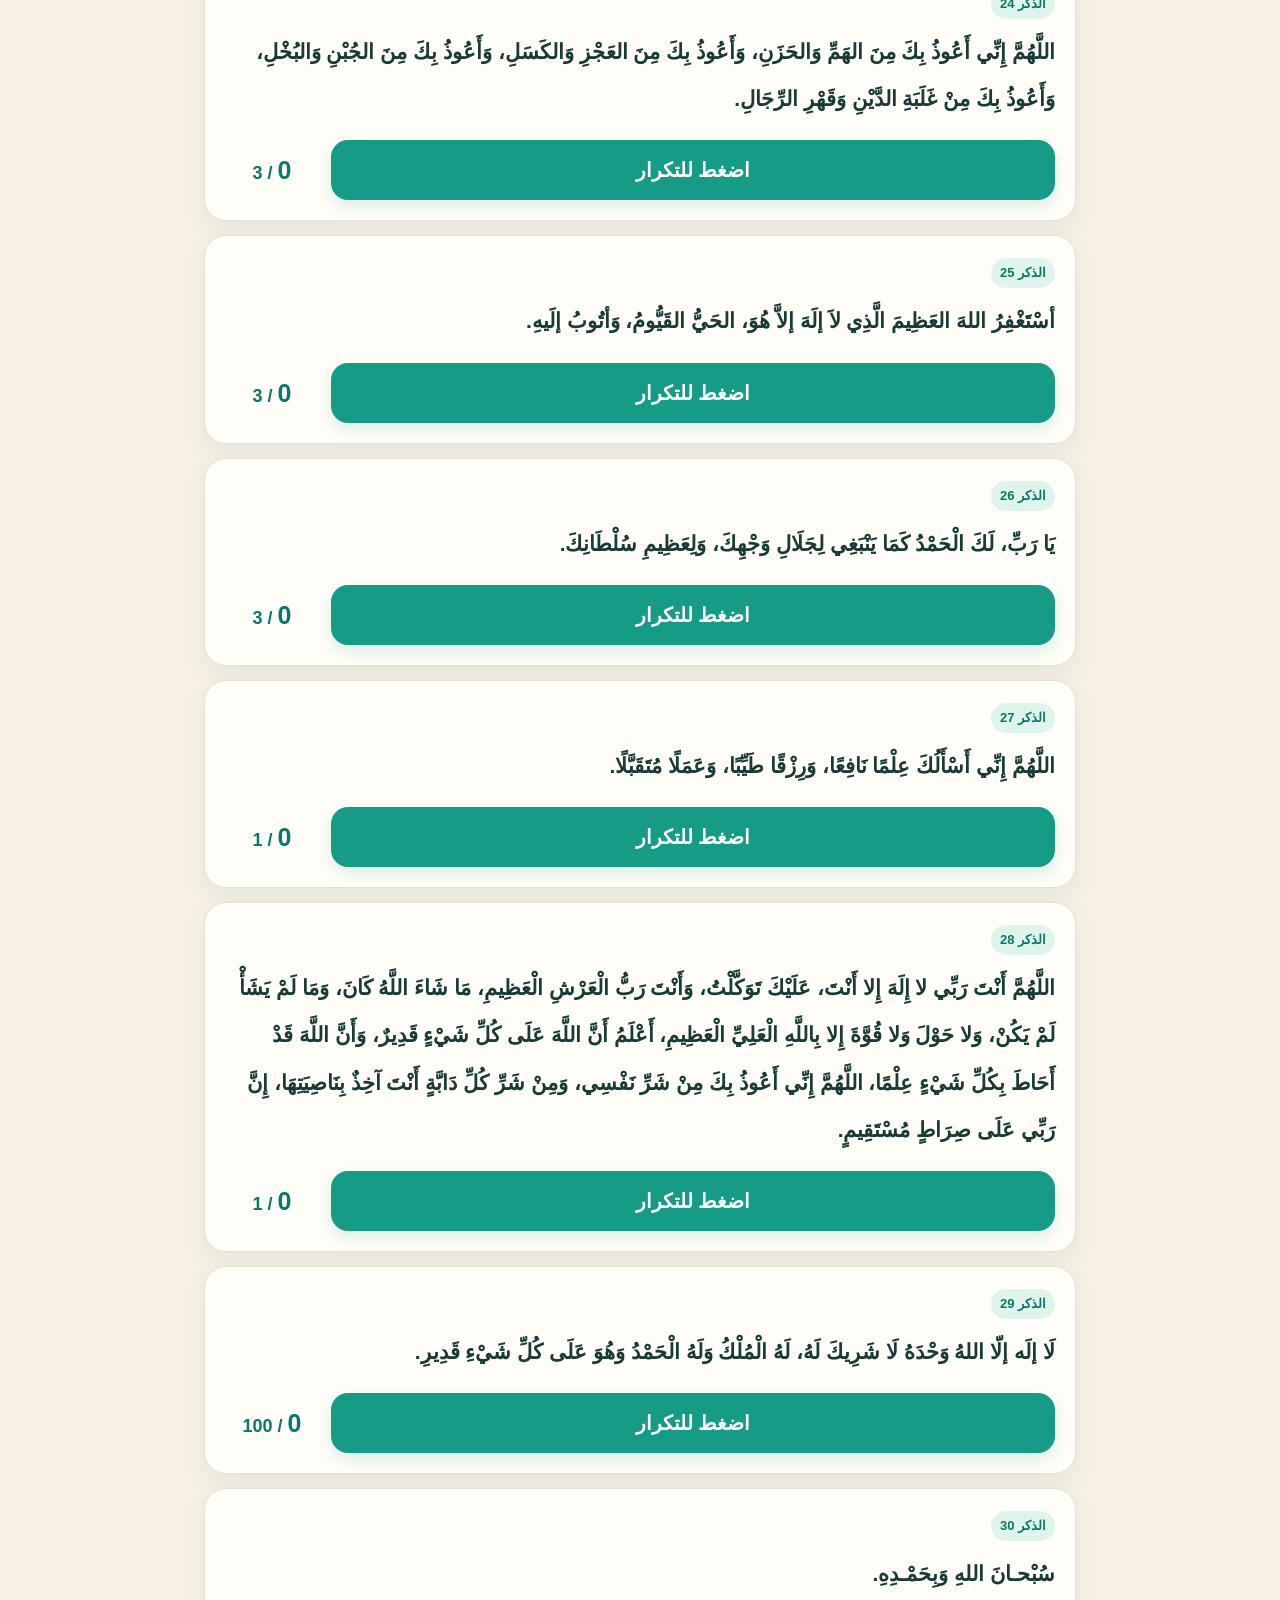
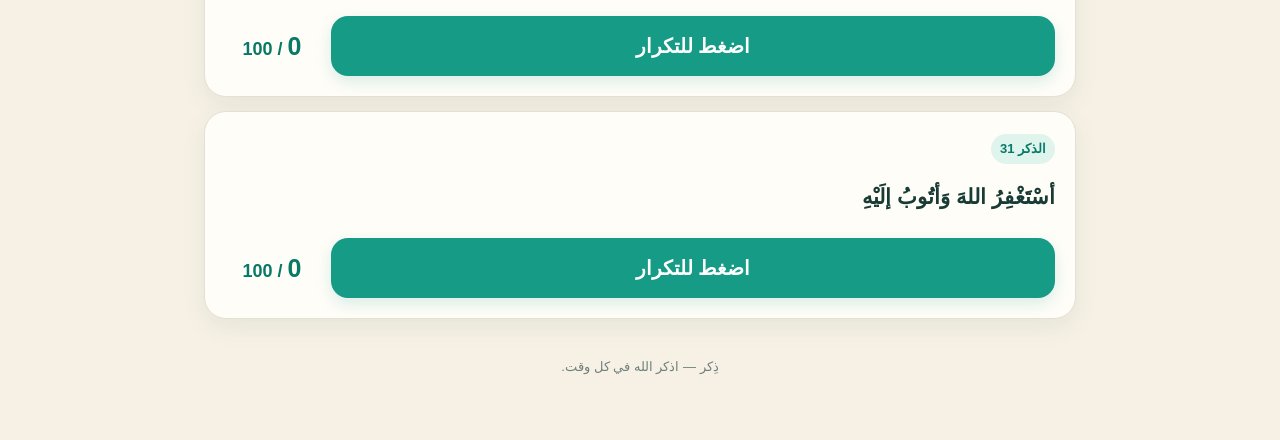
<file: morning.html>
<!DOCTYPE html>
<html lang="ar" dir="rtl">
<head>
  <meta charset="UTF-8">
  <meta name="viewport" content="width=device-width, initial-scale=1.0">
  <meta name="description" content="أذكار الصباح - 31 ذكرًا مع عداد مستقل وصوت نقرة خفيف">
  <title>أذكار الصباح — ذِكر</title>

  <style>
    :root{
      --bg:#f7f1e5;
      --card:#fffdf8;
      --green:#159b86;
      --green-dark:#087967;
      --green-soft:#dff4ed;
      --text:#193b35;
      --muted:#6f817c;
      --border:#e5e0d4;
      --shadow:0 8px 24px rgba(31,83,72,.08);
    }

    *{box-sizing:border-box}
    html{scroll-behavior:smooth}

    body{
      margin:0;
      background:var(--bg);
      color:var(--text);
      font-family:Tahoma, Arial, sans-serif;
      line-height:2;
    }

    header{
      position:sticky;
      top:0;
      z-index:10;
      background:rgba(255,253,248,.94);
      backdrop-filter:blur(10px);
      border-bottom:1px solid var(--border);
    }

    .nav{
      max-width:1050px;
      margin:auto;
      padding:12px 16px;
      display:flex;
      align-items:center;
      justify-content:space-between;
      gap:12px;
    }

    .brand{
      text-decoration:none;
      color:var(--green-dark);
      font-size:22px;
      font-weight:800;
    }

    .links{
      display:flex;
      gap:7px;
      flex-wrap:wrap;
      justify-content:center;
    }

    .links a{
      text-decoration:none;
      color:var(--text);
      padding:6px 10px;
      border-radius:12px;
      font-size:14px;
    }

    .links a:hover{
      background:var(--green-soft);
      color:var(--green-dark);
    }

    main{
      max-width:900px;
      margin:auto;
      padding:28px 14px 60px;
    }

    .hero{
      text-align:center;
      margin-bottom:22px;
    }

    .hero h1{
      margin:0 0 6px;
      color:var(--green-dark);
      font-size:32px;
    }

    .hero p{
      margin:0;
      color:var(--muted);
    }

    .actions{
      display:flex;
      justify-content:center;
      margin:18px 0 24px;
    }

    .reset-all{
      border:0;
      background:var(--green);
      color:#fff;
      border-radius:14px;
      padding:11px 18px;
      font-size:15px;
      font-weight:700;
      cursor:pointer;
      box-shadow:0 5px 15px rgba(21,155,134,.18);
    }

    .reset-all:active{transform:scale(.98)}

    .dhikr-card{
      background:var(--card);
      border:1px solid var(--border);
      border-radius:22px;
      margin:14px 0;
      padding:20px;
      box-shadow:var(--shadow);
      transition:.2s ease;
    }

    .dhikr-card.done{
      border-color:#8dd7c5;
      background:#fbfffd;
    }

    .number{
      display:inline-flex;
      align-items:center;
      justify-content:center;
      min-width:42px;
      height:30px;
      padding:0 9px;
      border-radius:999px;
      background:var(--green-soft);
      color:var(--green-dark);
      font-size:13px;
      font-weight:800;
      margin-bottom:9px;
    }

    .text{
      font-size:21px;
      font-weight:600;
      line-height:2.25;
      white-space:pre-line;
    }

    .note{
      color:var(--muted);
      font-size:14px;
      margin-top:8px;
      line-height:1.8;
    }

    .counter-row{
      margin-top:18px;
      display:flex;
      align-items:center;
      gap:12px;
      justify-content:center;
    }

    .counter-btn{
      border:0;
      width:100%;
      min-height:60px;
      border-radius:17px;
      background:var(--green);
      color:#fff;
      cursor:pointer;
      font-size:20px;
      font-weight:800;
      box-shadow:0 6px 15px rgba(21,155,134,.16);
      transition:.15s ease;
      touch-action:manipulation;
    }

    .counter-btn:active{
      transform:scale(.97);
    }

    .counter-btn.done-btn{
      background:var(--green-dark);
    }

    .counter-display{
      min-width:94px;
      text-align:center;
      font-weight:800;
      color:var(--green-dark);
      font-size:18px;
    }

    .counter-display .current{
      font-size:25px;
    }

    .footer{
      text-align:center;
      color:var(--muted);
      margin-top:35px;
      font-size:13px;
    }

    @media (max-width:650px){
      .nav{align-items:flex-start; flex-direction:column}
      .links{width:100%}
      .hero h1{font-size:27px}
      .dhikr-card{padding:16px; border-radius:18px}
      .text{font-size:18px; line-height:2.15}
    }
  </style>
</head>

<body>

<header>
  <nav class="nav">
    <a class="brand" href="index.html">ذِكر</a>
    <div class="links">
      <a href="index.html">الرئيسية</a>
      <a href="morning.html">أذكار الصباح</a>
      <a href="evening.html">أذكار المساء</a>
      <a href="sleep.html">أذكار النوم</a>
    </div>
  </nav>
</header>

<main>
  <section class="hero">
    <h1>أذكار الصباح</h1>
    <p>31 ذكرًا مع عداد مستقل لكل ذكر</p>
  </section>

  <div class="actions">
    <button class="reset-all" id="resetAll">↻ إعادة جميع العدادات</button>
  </div>

  <section id="adhkarList"></section>

  <div class="footer">
    ذِكر — اذكر الله في كل وقت.
  </div>
</main>

<script>
const adhkar = [
  {
    text:`اللّهُ لاَ إِلَـهَ إِلاَّ هُوَ الْحَيُّ الْقَيُّومُ، لاَ تَأْخُذُهُ سِنَةٌ وَلاَ نَوْمٌ، لَهُ مَا فِي السَّمَاوَاتِ وَمَا فِي الأَرْضِ، مَن ذَا الَّذِي يَشْفَعُ عِنْدَهُ إِلاَّ بِإِذْنِهِ، يَعْلَمُ مَا بَيْنَ أَيْدِيهِمْ وَمَا خَلْفَهُمْ، وَلاَ يُحِيطُونَ بِشَيْءٍ مِّنْ عِلْمِهِ إِلاَّ بِمَا شَاءَ، وَسِعَ كُرْسِيُّهُ السَّمَاوَاتِ وَالأَرْضَ، وَلاَ يَؤُودُهُ حِفْظُهُمَا، وَهُوَ الْعَلِيُّ الْعَظِيمُ.`,
    count:1,
    note:"آية الكرسي — البقرة: 255"
  },
  {
    text:`قُلْ هُوَ ٱللَّهُ أَحَدٌ، ٱللَّهُ ٱلصَّمَدُ، لَمْ يَلِدْ وَلَمْ يُولَدْ، وَلَمْ يَكُن لَّهُۥ كُفُوًا أَحَدٌۢ.`,
    count:3,
    note:"سورة الإخلاص"
  },
  {
    text:`قُلْ أَعُوذُ بِرَبِّ ٱلْفَلَقِ، مِن شَرِّ مَا خَلَقَ، وَمِن شَرِّ غَاسِقٍ إِذَا وَقَبَ، وَمِن شَرِّ ٱلنَّفَّٰثَٰتِ فِى ٱلْعُقَدِ، وَمِن شَرِّ حَاسِدٍ إِذَا حَسَدَ.`,
    count:3,
    note:"سورة الفلق"
  },
  {
    text:`قُلْ أَعُوذُ بِرَبِّ ٱلنَّاسِ، مَلِكِ ٱلنَّاسِ، إِلَٰهِ ٱلنَّاسِ، مِن شَرِّ ٱلْوَسْوَاسِ ٱلْخَنَّاسِ، ٱلَّذِى يُوَسْوِسُ فِى صُدُورِ ٱلنَّاسِ، مِنَ ٱلْجِنَّةِ وَٱلنَّاسِ.`,
    count:3,
    note:"سورة الناس"
  },
  {
    text:`أَصْـبَحْنا وَأَصْـبَحَ المُـلْكُ لله وَالحَمدُ لله، لا إلهَ إلاّ اللّهُ وَحدَهُ لا شَريكَ لهُ، لهُ المُـلكُ ولهُ الحَمْـد، وهُوَ على كلّ شَيءٍ قدير، رَبِّ أسْـأَلُـكَ خَـيرَ ما في هـذا اليوم وَخَـيرَ ما بَعْـدَه، وَأَعـوذُ بِكَ مِنْ شَـرِّ ما في هـذا اليوم وَشَرِّ ما بَعْـدَه، رَبِّ أَعـوذُبِكَ مِنَ الْكَسَـلِ وَسـوءِ الْكِـبَر، رَبِّ أَعـوذُ بِكَ مِنْ عَـذابٍ في النّـارِ وَعَـذابٍ في القَـبْر.`,
    count:1
  },
  {
    text:`اللّهـمَّ أَنْتَ رَبِّـي لا إلهَ إلاّ أَنْتَ، خَلَقْتَنـي وَأَنا عَبْـدُك، وَأَنا عَلـى عَهْدِكَ وَوَعْـدِكَ ما اسْتَـطَعْـت، أَعـوذُبِكَ مِنْ شَـرِّ ما صَنَـعْت، أَبـوءُ لَـكَ بِنِعْـمَتِـكَ عَلَـيَّ وَأَبـوءُ بِذَنْـبي فَاغْفـِرْ لي فَإِنَّـهُ لا يَغْـفِرُ الذُّنـوبَ إِلاّ أَنْتَ.`,
    count:1,
    note:"سيد الاستغفار"
  },
  {
    text:`رَضيـتُ بِاللهِ رَبَّـاً وَبِالإسْلامِ ديـناً وَبِمُحَـمَّدٍ صلى الله عليه وسلم نَبِيّـاً.`,
    count:3
  },
  {
    text:`اللّهُـمَّ إِنِّـي أَصْبَـحْتُ أُشْـهِدُك، وَأُشْـهِدُ حَمَلَـةَ عَـرْشِـك، وَمَلَائِكَتَكَ، وَجَمـيعَ خَلْـقِك، أَنَّـكَ أَنْـتَ اللهُ لا إلهَ إلاّ أَنْـتَ وَحْـدَكَ لا شَريكَ لَـك، وَأَنَّ مُحَمّـداً عَبْـدُكَ وَرَسـولُـك.`,
    count:4
  },
  {
    text:`اللّهُـمَّ ما أَصْبَـَحَ بي مِـنْ نِعْـمَةٍ أَو بِأَحَـدٍ مِـنْ خَلْقِك، فَمِـنْكَ وَحْـدَكَ لا شريكَ لَـك، فَلَـكَ الْحَمْدُ وَلَـكَ الشُّكْـر.`,
    count:1
  },
  {
    text:`حَسْبِـيَ اللّهُ لا إلهَ إلاّ هُوَ عَلَـيهِ تَوَكَّـلتُ وَهُوَ رَبُّ العَرْشِ العَظـيم.`,
    count:7
  },
  {
    text:`بِسـمِ اللهِ الذي لا يَضُـرُّ مَعَ اسمِـهِ شَيءٌ في الأرْضِ وَلا في السّمـاءِ وَهـوَ السّمـيعُ العَلـيم.`,
    count:3
  },
  {
    text:`اللّهُـمَّ بِكَ أَصْـبَحْنا وَبِكَ أَمْسَـينا، وَبِكَ نَحْـيا وَبِكَ نَمُـوتُ وَإِلَـيْكَ النُّـشُور.`,
    count:1
  },
  {
    text:`أَصْبَـحْـنا عَلَى فِطْرَةِ الإسْلاَمِ، وَعَلَى كَلِمَةِ الإِخْلاَصِ، وَعَلَى دِينِ نَبِيِّنَا مُحَمَّدٍ صَلَّى اللهُ عَلَيْهِ وَسَلَّمَ، وَعَلَى مِلَّةِ أَبِينَا إبْرَاهِيمَ حَنِيفاً مُسْلِماً وَمَا كَانَ مِنَ المُشْرِكِينَ.`,
    count:1
  },
  {
    text:`سُبْحـانَ اللهِ وَبِحَمْـدِهِ عَدَدَ خَلْـقِه، وَرِضـا نَفْسِـه، وَزِنَةَ عَـرْشِـه، وَمِـدادَ كَلِمـاتِـه.`,
    count:3
  },
  {
    text:`اللّهُـمَّ عافِـني في بَدَنـي، اللّهُـمَّ عافِـني في سَمْـعي، اللّهُـمَّ عافِـني في بَصَـري، لا إلهَ إلاّ أَنْـتَ.`,
    count:3
  },
  {
    text:`اللّهُـمَّ إِنّـي أَعـوذُ بِكَ مِنَ الْكُـفر، وَالفَـقْر، وَأَعـوذُ بِكَ مِنْ عَذابِ القَـبْر، لا إلهَ إلاّ أَنْـتَ.`,
    count:3
  },
  {
    text:`اللّهُـمَّ إِنِّـي أسْـأَلُـكَ العَـفْوَ وَالعـافِـيةَ في الدُّنْـيا وَالآخِـرَة، اللّهُـمَّ إِنِّـي أسْـأَلُـكَ العَـفْوَ وَالعـافِـيةَ في ديني وَدُنْـيايَ وَأهْـلي وَمالـي، اللّهُـمَّ اسْتُـرْ عـوْراتي وَآمِـنْ رَوعاتـي، اللّهُـمَّ احْفَظْـني مِن بَـينِ يَدَيَّ وَمِن خَلْفـي وَعَن يَمـيني وَعَن شِمـالي، وَمِن فَوْقـي، وَأَعـوذُ بِعَظَمَـتِكَ أَن أُغْـتالَ مِن تَحْتـي.`,
    count:1
  },
  {
    text:`يَا حَيُّ يَا قيُّومُ بِرَحْمَتِكَ أسْتَغِيثُ، أصْلِحْ لِي شَأنِي كُلَّهُ وَلاَ تَكِلْنِي إلَى نَفْسِي طَـرْفَةَ عَيْنٍ.`,
    count:3
  },
  {
    text:`أَصْبَـحْـنا وَأَصْبَـحْ المُـلكُ للهِ رَبِّ العـالَمـين، اللّهُـمَّ إِنِّـي أسْـأَلُـكَ خَـيْرَ هـذا الـيَوْم، فَـتْحَهُ، وَنَصْـرَهُ، وَنـورَهُ وَبَـرَكَتَـهُ، وَهُـداهُ، وَأَعـوذُ بِـكَ مِـنْ شَـرِّ ما فـيهِ وَشَـرِّ ما بَعْـدَه.`,
    count:1
  },
  {
    text:`اللّهُـمَّ عالِـمَ الغَـيْبِ وَالشّـهادَةِ فاطِـرَ السّماواتِ وَالأرْضِ رَبَّ كـلِّ شَـيءٍ وَمَليـكَه، أَشْهَـدُ أَنْ لا إِلـهَ إِلاّ أَنْت، أَعـوذُ بِكَ مِن شَـرِّ نَفْسـي وَمِن شَـرِّ الشَّيْـطانِ وَشِرْكِهِ، وَأَنْ أَقْتَـرِفَ عَلـى نَفْسـي سوءاً أَوْ أَجُـرَّهُ إِلـى مُسْـلِم.`,
    count:1
  },
  {
    text:`أَعـوذُ بِكَلِمـاتِ اللّهِ التّـامّـاتِ مِنْ شَـرِّ ما خَلَـق.`,
    count:3
  },
  {
    text:`اللَّهُمَّ صَلِّ وَسَلِّمْ وَبَارِكْ عَلَى نَبِيِّنَا مُحَمَّدٍ.`,
    count:10
  },
  {
    text:`اللَّهُمَّ إِنَّا نَعُوذُ بِكَ مِنْ أَنْ نُشْرِكَ بِكَ شَيْئًا نَعْلَمُهُ، وَنَسْتَغْفِرُكَ لِمَا لَا نَعْلَمُهُ.`,
    count:3
  },
  {
    text:`اللَّهُمَّ إِنِّي أَعُوذُ بِكَ مِنَ الهَمِّ وَالحَزَنِ، وَأَعُوذُ بِكَ مِنَ العَجْزِ وَالكَسَلِ، وَأَعُوذُ بِكَ مِنَ الجُبْنِ وَالبُخْلِ، وَأَعُوذُ بِكَ مِنْ غَلَبَةِ الدَّيْنِ وَقَهْرِ الرِّجَالِ.`,
    count:3
  },
  {
    text:`أسْتَغْفِرُ اللهَ العَظِيمَ الَّذِي لاَ إلَهَ إلاَّ هُوَ، الحَيُّ القَيُّومُ، وَأتُوبُ إلَيهِ.`,
    count:3
  },
  {
    text:`يَا رَبِّ، لَكَ الْحَمْدُ كَمَا يَنْبَغِي لِجَلَالِ وَجْهِكَ، وَلِعَظِيمِ سُلْطَانِكَ.`,
    count:3
  },
  {
    text:`اللَّهُمَّ إِنِّي أَسْأَلُكَ عِلْمًا نَافِعًا، وَرِزْقًا طَيِّبًا، وَعَمَلًا مُتَقَبَّلًا.`,
    count:1
  },
  {
    text:`اللَّهُمَّ أَنْتَ رَبِّي لا إِلَهَ إِلا أَنْتَ، عَلَيْكَ تَوَكَّلْتُ، وَأَنْتَ رَبُّ الْعَرْشِ الْعَظِيمِ، مَا شَاءَ اللَّهُ كَانَ، وَمَا لَمْ يَشَأْ لَمْ يَكُنْ، وَلا حَوْلَ وَلا قُوَّةَ إِلا بِاللَّهِ الْعَلِيِّ الْعَظِيمِ، أَعْلَمُ أَنَّ اللَّهَ عَلَى كُلِّ شَيْءٍ قَدِيرٌ، وَأَنَّ اللَّهَ قَدْ أَحَاطَ بِكُلِّ شَيْءٍ عِلْمًا، اللَّهُمَّ إِنِّي أَعُوذُ بِكَ مِنْ شَرِّ نَفْسِي، وَمِنْ شَرِّ كُلِّ دَابَّةٍ أَنْتَ آخِذٌ بِنَاصِيَتِهَا، إِنَّ رَبِّي عَلَى صِرَاطٍ مُسْتَقِيمٍ.`,
    count:1
  },
  {
    text:`لَا إلَه إلّا اللهُ وَحْدَهُ لَا شَرِيكَ لَهُ، لَهُ الْمُلْكُ وَلَهُ الْحَمْدُ وَهُوَ عَلَى كُلِّ شَيْءِ قَدِيرِ.`,
    count:100
  },
  {
    text:`سُبْحـانَ اللهِ وَبِحَمْـدِهِ.`,
    count:100
  },
  {
    text:`أسْتَغْفِرُ اللهَ وَأتُوبُ إلَيْهِ`,
    count:100
  }
];

const list = document.getElementById("adhkarList");
const resetAll = document.getElementById("resetAll");
const progress = new Array(adhkar.length).fill(0);

let audioContext = null;

function playClick(){
  try{
    const AC = window.AudioContext || window.webkitAudioContext;
    if(!AC) return;

    if(!audioContext) audioContext = new AC();

    if(audioContext.state === "suspended"){
      audioContext.resume();
    }

    const oscillator = audioContext.createOscillator();
    const gain = audioContext.createGain();

    oscillator.type = "sine";
    oscillator.frequency.setValueAtTime(620, audioContext.currentTime);

    gain.gain.setValueAtTime(0.035, audioContext.currentTime);
    gain.gain.exponentialRampToValueAtTime(
      0.001,
      audioContext.currentTime + 0.07
    );

    oscillator.connect(gain);
    gain.connect(audioContext.destination);

    oscillator.start();
    oscillator.stop(audioContext.currentTime + 0.07);
  }catch(e){}
}

function render(){
  list.innerHTML = "";

  adhkar.forEach((item,index)=>{
    const card = document.createElement("article");
    card.className = "dhikr-card";
    card.id = `dhikr-${index+1}`;

    const done = progress[index] >= item.count;

    card.innerHTML = `
      <div class="number">الذكر ${index+1}</div>
      <div class="text">${item.text}</div>
      ${item.note ? `<div class="note">${item.note}</div>` : ""}
      <div class="counter-row">
        <button class="counter-btn ${done ? "done-btn" : ""}" aria-label="تسبيح الذكر ${index+1}">
          ${done ? "✓ تم الذكر" : "اضغط للتكرار"}
        </button>
        <div class="counter-display" aria-live="polite">
          <span class="current">${done ? "✓" : progress[index]}</span>
          <span> / ${item.count}</span>
        </div>
      </div>
    `;

    const button = card.querySelector(".counter-btn");

    button.addEventListener("click", ()=>{
      if(progress[index] >= item.count) return;

      playClick();
      progress[index]++;

      if(progress[index] >= item.count){
        progress[index] = item.count;
      }

      render();
    });

    list.appendChild(card);
  });
}

resetAll.addEventListener("click", ()=>{
  progress.fill(0);
  render();
  window.scrollTo({top:0,behavior:"smooth"});
});

render();
</script>

</body>
</html>
</file>
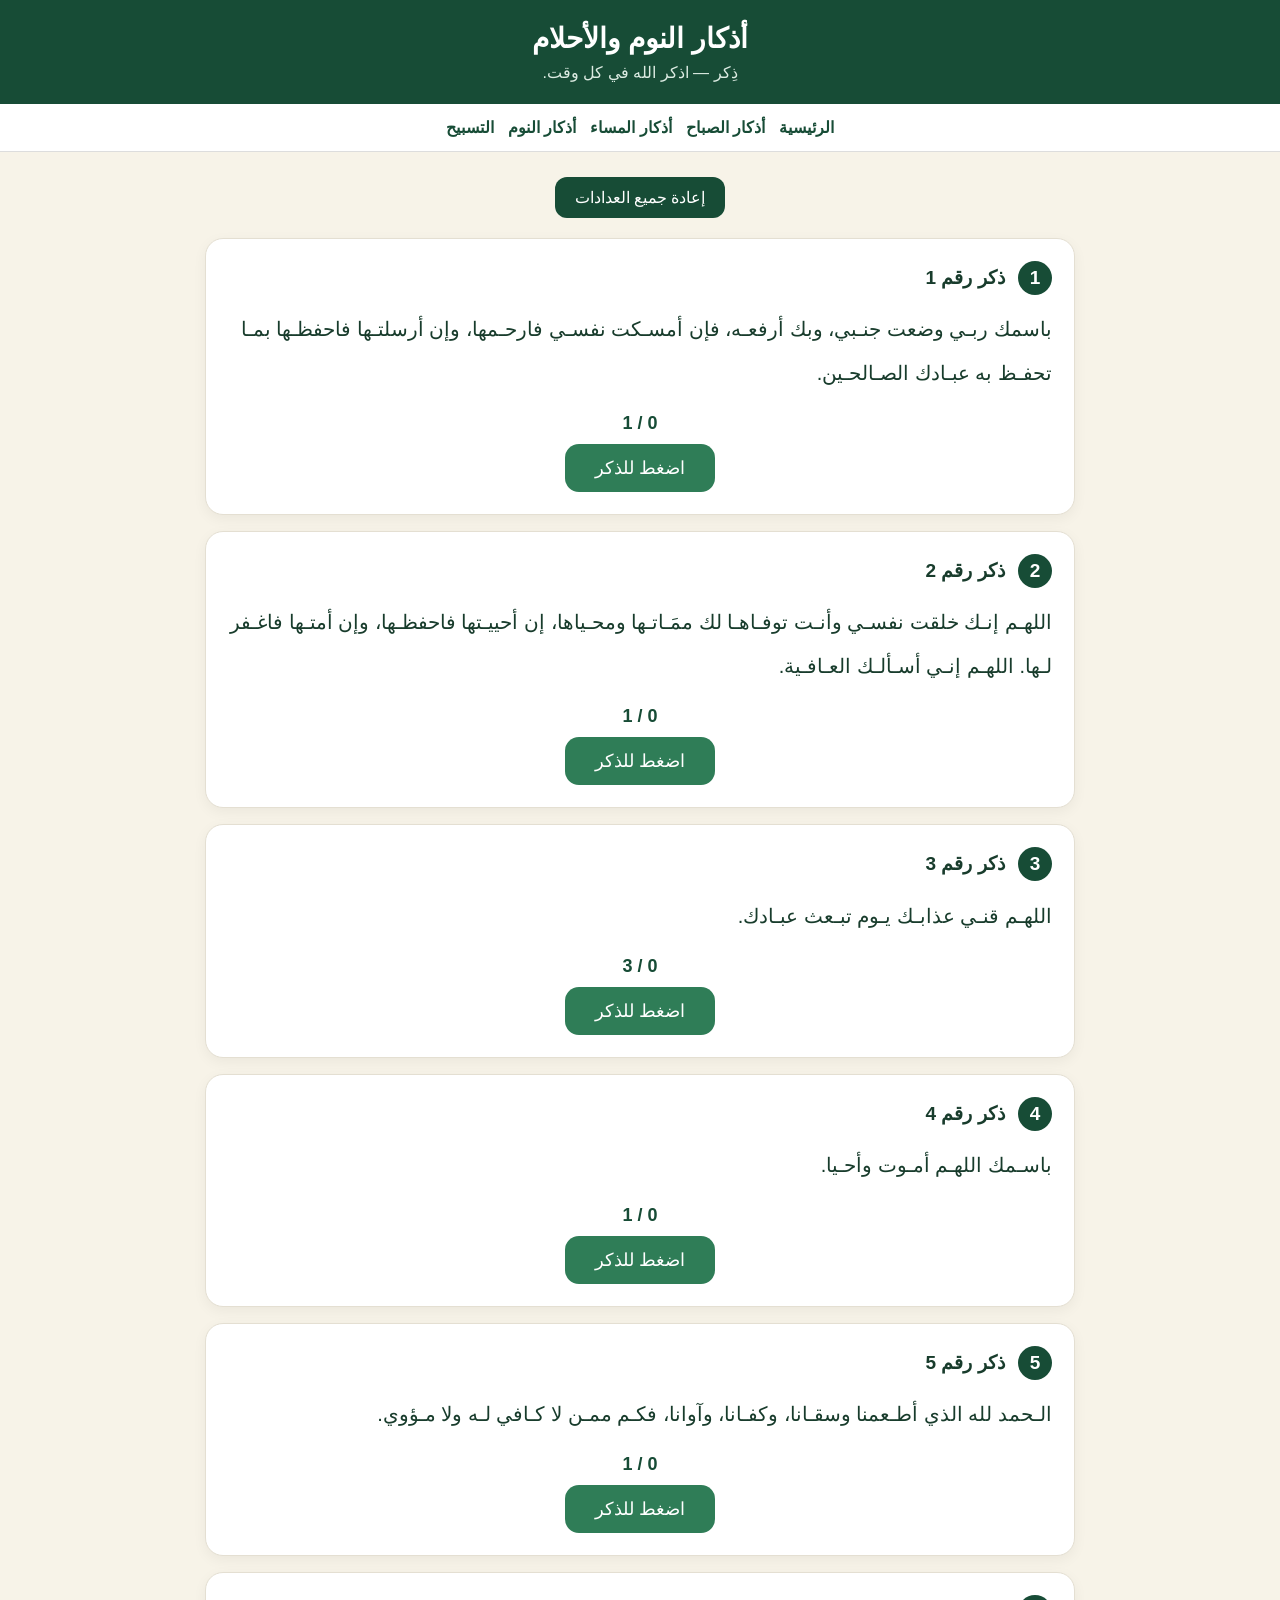
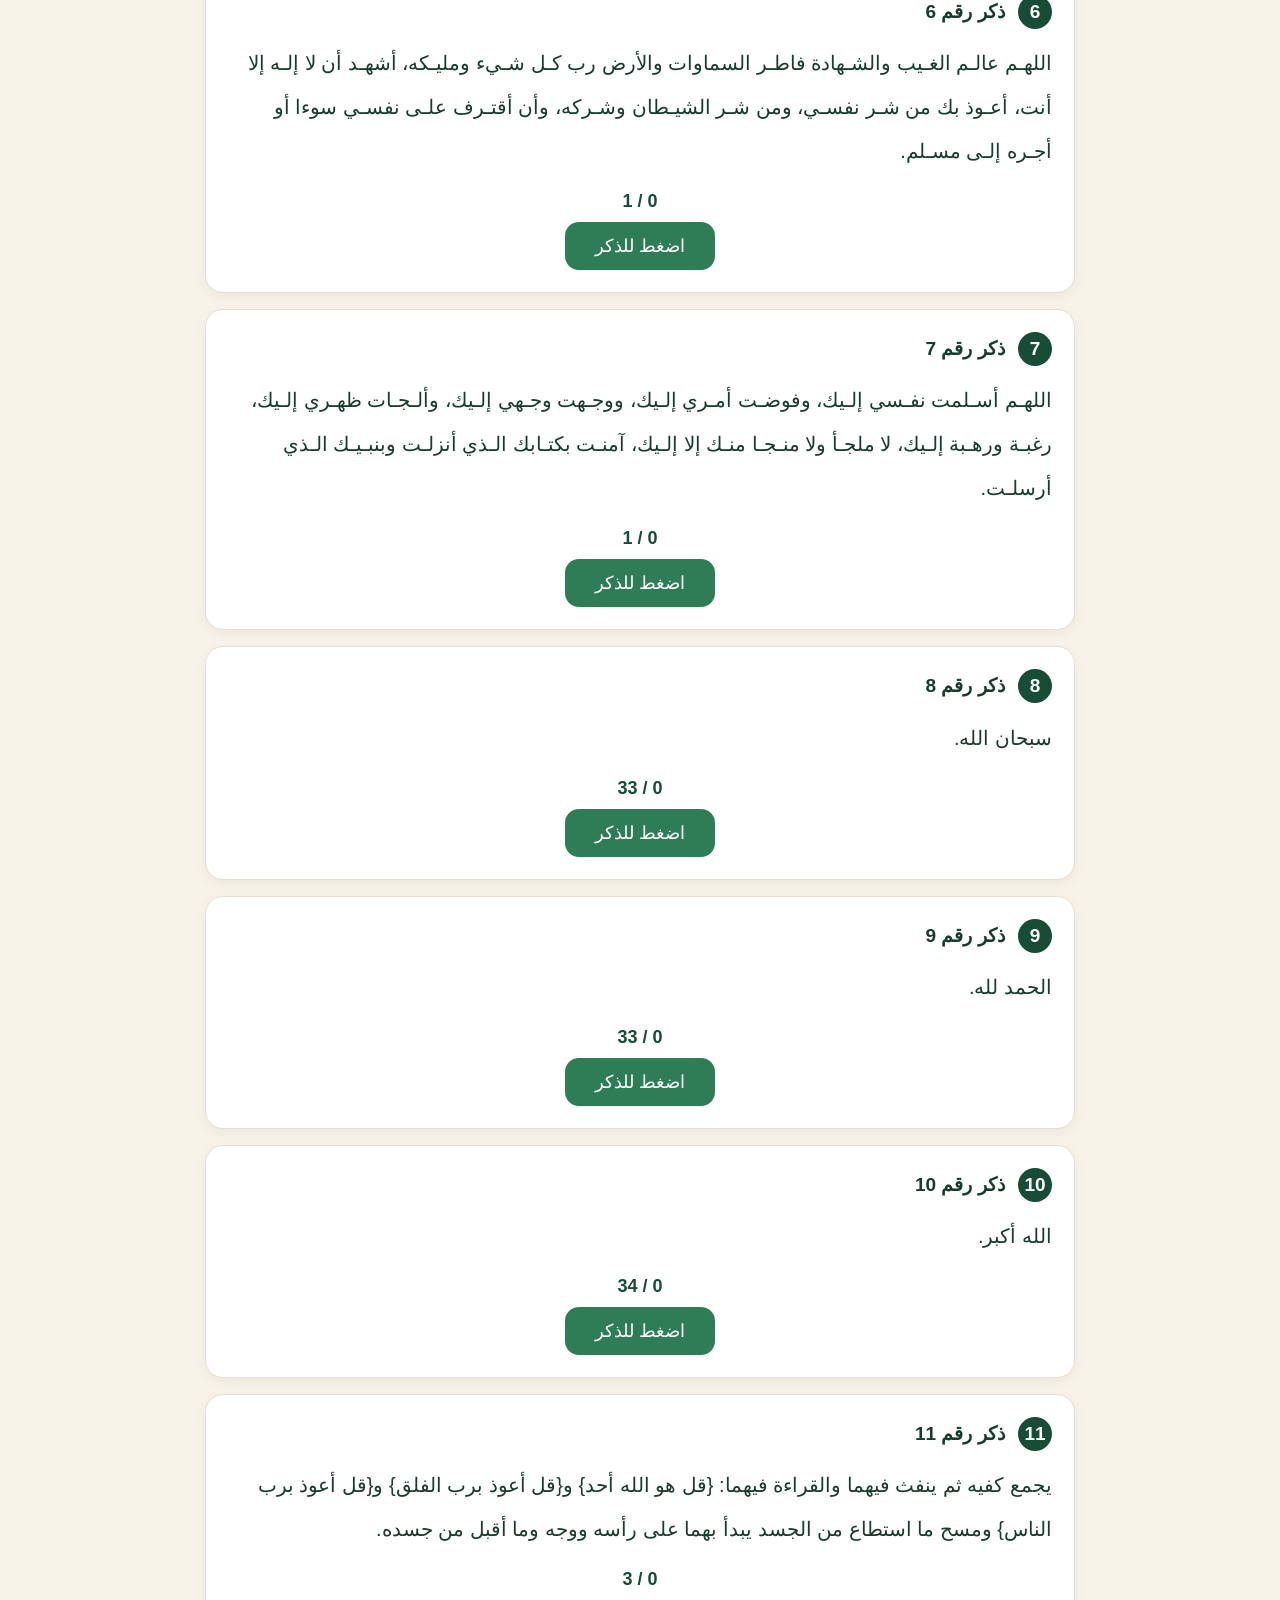
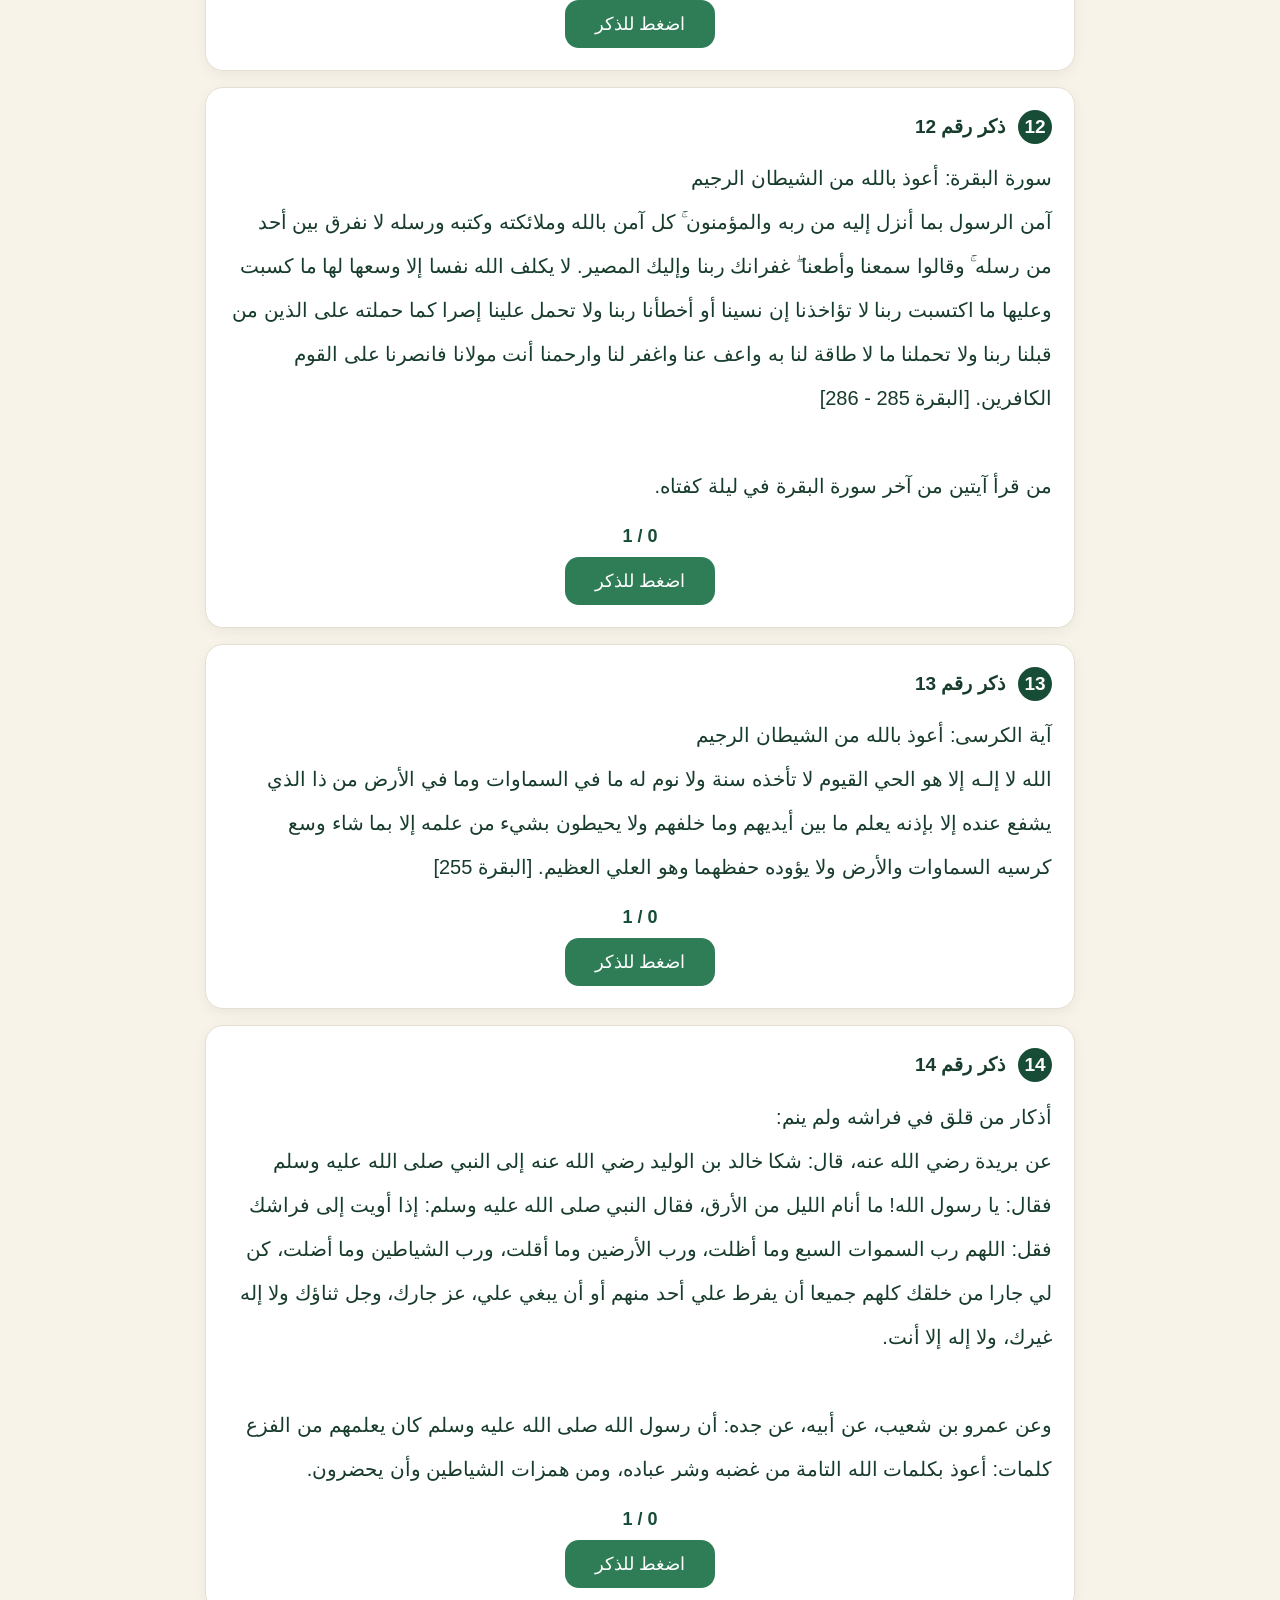
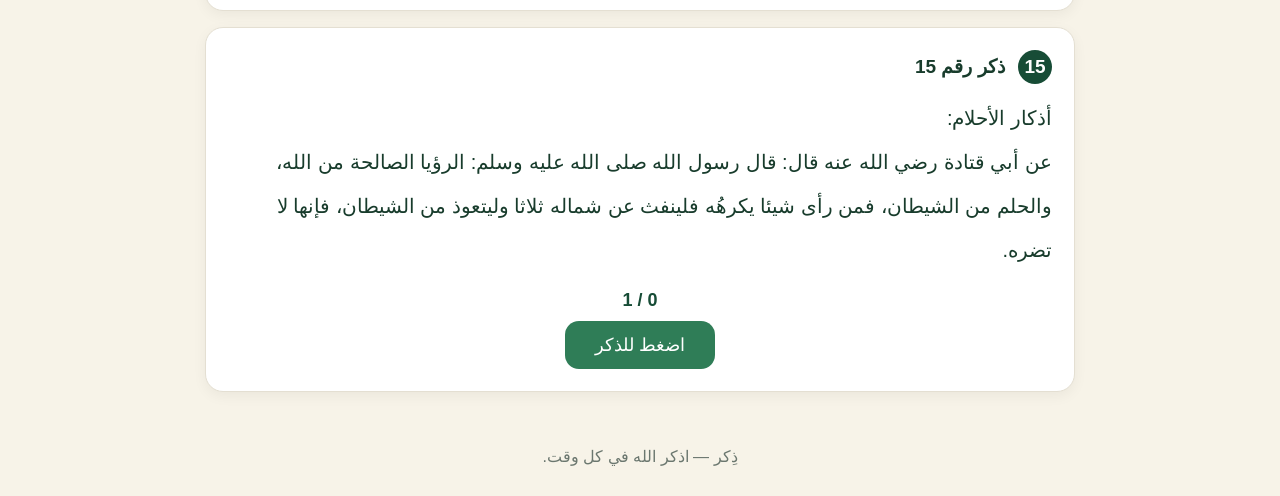
<file: sleep.html>
<!DOCTYPE html>
<html lang="ar" dir="rtl">
<head>
<meta charset="UTF-8">
<meta name="viewport" content="width=device-width, initial-scale=1.0">
<title>أذكار النوم والأحلام | ذِكر</title>
<style>
*{box-sizing:border-box}body{margin:0;font-family:Tahoma,Arial,sans-serif;background:#f7f3e8;color:#183c2c}header{background:#174c36;color:#fff;padding:22px 16px;text-align:center}header h1{margin:0 0 8px;font-size:28px}header p{margin:0;color:#dcebe2}nav{background:#fff;border-bottom:1px solid #ddd;padding:10px;text-align:center;position:sticky;top:0;z-index:10}nav a{display:inline-block;color:#174c36;text-decoration:none;margin:4px 7px;font-weight:bold}.container{max-width:900px;margin:25px auto;padding:0 15px}.actions{text-align:center;margin-bottom:20px}button{font-family:inherit}.reset{background:#174c36;color:#fff;border:0;border-radius:12px;padding:11px 20px;cursor:pointer;font-size:16px}.card{background:#fff;border:1px solid #e4dfd2;border-radius:18px;padding:22px;margin:16px 0;box-shadow:0 4px 14px rgba(0,0,0,.05)}.num{display:inline-block;background:#174c36;color:#fff;border-radius:50%;width:34px;height:34px;line-height:34px;text-align:center;margin-left:8px}.card h2{font-size:19px;line-height:1.8;margin:0 0 12px}.text{font-size:20px;line-height:2.2;white-space:pre-line}.count{margin-top:18px;text-align:center}.counter{font-size:18px;font-weight:bold;color:#174c36;margin-bottom:10px}.zikr-btn{background:#2f7d57;color:#fff;border:0;border-radius:14px;padding:13px 28px;font-size:18px;cursor:pointer;min-width:150px}.zikr-btn:disabled{background:#9aa9a1;cursor:default}footer{text-align:center;padding:30px;color:#6b776f}@media(max-width:600px){header h1{font-size:23px}.card{padding:17px}.text{font-size:18px}nav a{font-size:14px}}
</style>
</head>
<body>
<header><h1>أذكار النوم والأحلام</h1><p>ذِكر — اذكر الله في كل وقت.</p></header>
<nav><a href="index.html">الرئيسية</a><a href="morning.html">أذكار الصباح</a><a href="evening.html">أذكار المساء</a><a href="sleep.html">أذكار النوم</a><a href="tasbih.html">التسبيح</a></nav>
<main class="container"><div class="actions"><button class="reset" onclick="resetAll()">إعادة جميع العدادات</button></div><div id="cards"></div></main>
<footer>ذِكر — اذكر الله في كل وقت.</footer>
<script>
const adhkar=[
{text:"باسمك ربـي وضعت جنـبي، وبك أرفعـه، فإن أمسـكت نفسـي فارحـمها، وإن أرسلتـها فاحفظـها بمـا تحفـظ به عبـادك الصـالحـين.",count:1},
{text:"اللهـم إنـك خلقت نفسـي وأنـت توفـاهـا لك ممَـاتـها ومحـياها، إن أحييـتها فاحفظـها، وإن أمتـها فاغـفر لـها. اللهـم إنـي أسـألـك العـافـية.",count:1},
{text:"اللهـم قنـي عذابـك يـوم تبـعث عبـادك.",count:3},
{text:"باسـمك اللهـم أمـوت وأحـيا.",count:1},
{text:"الـحمد لله الذي أطـعمنا وسقـانا، وكفـانا، وآوانا، فكـم ممـن لا كـافي لـه ولا مـؤوي.",count:1},
{text:"اللهـم عالـم الغـيب والشـهادة فاطـر السماوات والأرض رب كـل شـيء ومليـكه، أشهـد أن لا إلـه إلا أنت، أعـوذ بك من شـر نفسـي، ومن شـر الشيـطان وشـركه، وأن أقتـرف علـى نفسـي سوءا أو أجـره إلـى مسـلم.",count:1},
{text:"اللهـم أسـلمت نفـسي إلـيك، وفوضـت أمـري إلـيك، ووجـهت وجـهي إلـيك، وألـجـات ظهـري إلـيك، رغبـة ورهـبة إلـيك، لا ملجـأ ولا منـجـا منـك إلا إلـيك، آمنـت بكتـابك الـذي أنزلـت وبنبـيـك الـذي أرسلـت.",count:1},
{text:"سبحان الله.",count:33},{text:"الحمد لله.",count:33},{text:"الله أكبر.",count:34},
{text:"يجمع كفيه ثم ينفث فيهما والقراءة فيهما: {قل هو الله أحد} و{قل أعوذ برب الفلق} و{قل أعوذ برب الناس} ومسح ما استطاع من الجسد يبدأ بهما على رأسه ووجه وما أقبل من جسده.",count:3},
{text:"سورة البقرة: أعوذ بالله من الشيطان الرجيم\nآمن الرسول بما أنزل إليه من ربه والمؤمنون ۚ كل آمن بالله وملائكته وكتبه ورسله لا نفرق بين أحد من رسله ۚ وقالوا سمعنا وأطعنا ۖ غفرانك ربنا وإليك المصير. لا يكلف الله نفسا إلا وسعها لها ما كسبت وعليها ما اكتسبت ربنا لا تؤاخذنا إن نسينا أو أخطأنا ربنا ولا تحمل علينا إصرا كما حملته على الذين من قبلنا ربنا ولا تحملنا ما لا طاقة لنا به واعف عنا واغفر لنا وارحمنا أنت مولانا فانصرنا على القوم الكافرين. [البقرة 285 - 286]\n\nمن قرأ آيتين من آخر سورة البقرة في ليلة كفتاه.",count:1},
{text:"آية الكرسى: أعوذ بالله من الشيطان الرجيم\nالله لا إلـه إلا هو الحي القيوم لا تأخذه سنة ولا نوم له ما في السماوات وما في الأرض من ذا الذي يشفع عنده إلا بإذنه يعلم ما بين أيديهم وما خلفهم ولا يحيطون بشيء من علمه إلا بما شاء وسع كرسيه السماوات والأرض ولا يؤوده حفظهما وهو العلي العظيم. [البقرة 255]",count:1},
{text:"أذكار من قلق في فراشه ولم ينم:\nعن بريدة رضي الله عنه، قال: شكا خالد بن الوليد رضي الله عنه إلى النبي صلى الله عليه وسلم فقال: يا رسول الله! ما أنام الليل من الأرق، فقال النبي صلى الله عليه وسلم: إذا أويت إلى فراشك فقل: اللهم رب السموات السبع وما أظلت، ورب الأرضين وما أقلت، ورب الشياطين وما أضلت، كن لي جارا من خلقك كلهم جميعا أن يفرط علي أحد منهم أو أن يبغي علي، عز جارك، وجل ثناؤك ولا إله غيرك، ولا إله إلا أنت.\n\nوعن عمرو بن شعيب، عن أبيه، عن جده: أن رسول الله صلى الله عليه وسلم كان يعلمهم من الفزع كلمات: أعوذ بكلمات الله التامة من غضبه وشر عباده، ومن همزات الشياطين وأن يحضرون.",count:1},
{text:"أذكار الأحلام:\nعن أبي قتادة رضي الله عنه قال: قال رسول الله صلى الله عليه وسلم: الرؤيا الصالحة من الله، والحلم من الشيطان، فمن رأى شيئا يكرهُه فلينفث عن شماله ثلاثا وليتعوذ من الشيطان، فإنها لا تضره.",count:1}
];
const state=adhkar.map(()=>0);
function clickSound(){try{const c=new(window.AudioContext||window.webkitAudioContext)(),o=c.createOscillator(),g=c.createGain();o.frequency.value=520;g.gain.value=.035;o.connect(g);g.connect(c.destination);o.start();o.stop(c.currentTime+.045)}catch(e){}}
function render(){const box=document.getElementById('cards');box.innerHTML='';adhkar.forEach((item,i)=>{const done=state[i]>=item.count,card=document.createElement('section');card.className='card';card.innerHTML=`<h2><span class="num">${i+1}</span> ذكر رقم ${i+1}</h2><div class="text">${item.text}</div><div class="count"><div class="counter">${done?'تم ✓':state[i]+' / '+item.count}</div><button class="zikr-btn" ${done?'disabled':''}>${done?'تم ✓':'اضغط للذكر'}</button></div>`;card.querySelector('.zikr-btn').onclick=()=>{if(state[i]<item.count){state[i]++;clickSound();render()}};box.appendChild(card)})}
function resetAll(){state.fill(0);render()}render();
</script>
</body>
</html>
</file>
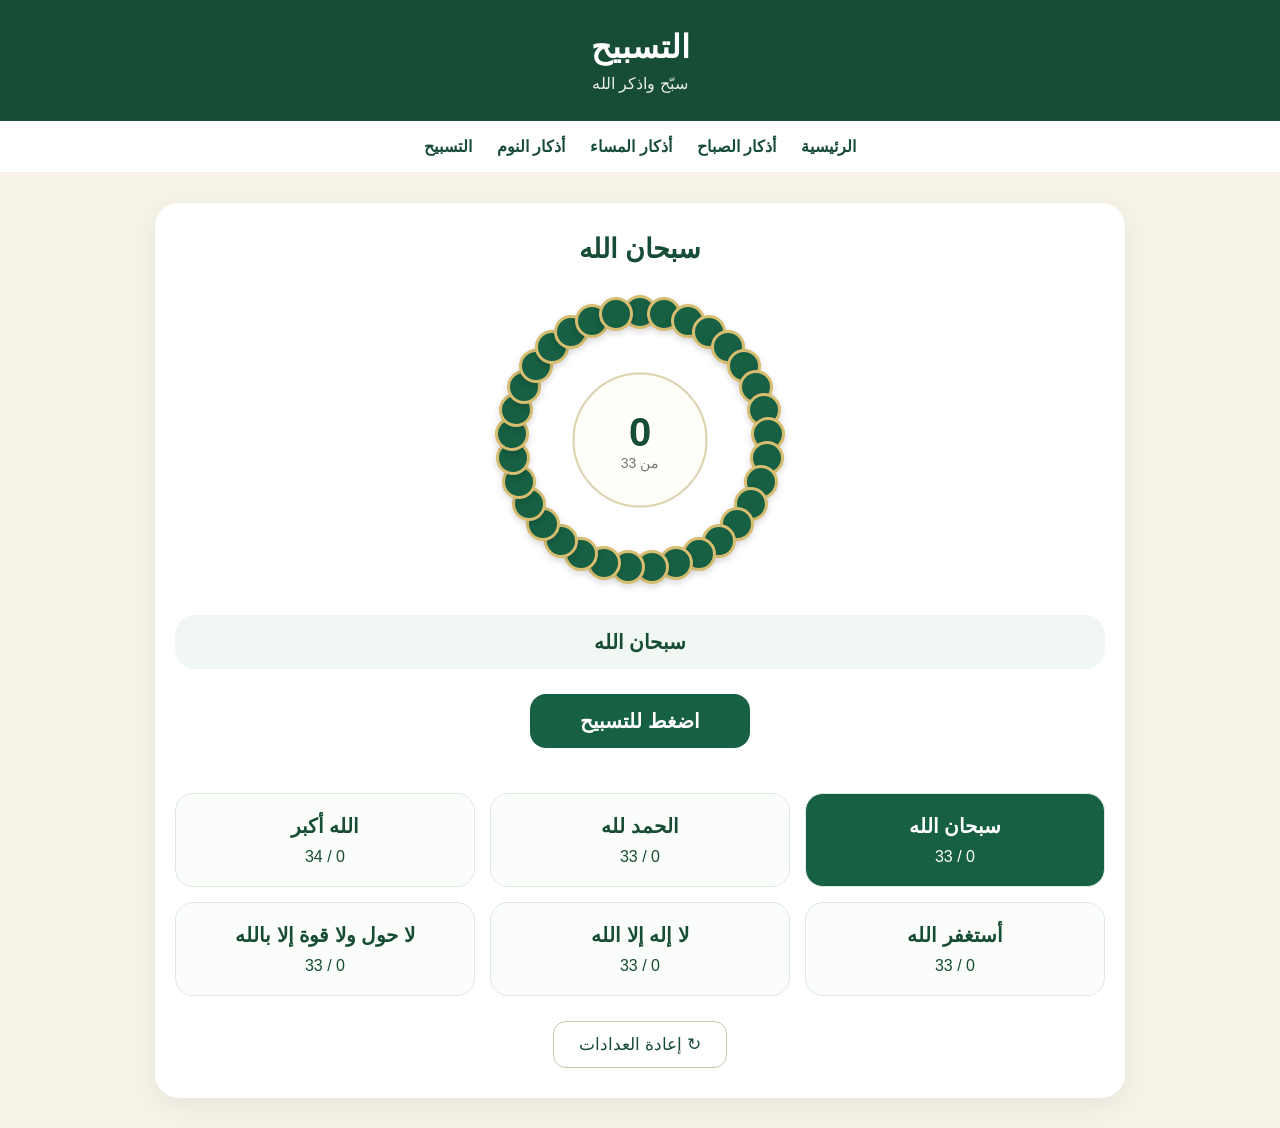
<file: tasbih.html>
<!DOCTYPE html>
<html lang="ar" dir="rtl">
<head>
<meta charset="UTF-8">
<meta name="viewport" content="width=device-width, initial-scale=1.0">

<title>التسبيح | ذِكر</title>

<style>
* {
  box-sizing: border-box;
}

body {
  margin: 0;
  font-family: Tahoma, Arial, sans-serif;
  background: #f7f3e8;
  color: #174c36;
}

/* الهيدر */
header {
  background: #174c36;
  color: white;
  text-align: center;
  padding: 28px 15px;
}

header h1 {
  margin: 0;
  font-size: 32px;
}

header p {
  margin: 8px 0 0;
  font-size: 16px;
  opacity: .9;
}

/* القائمة */
nav {
  background: white;
  display: flex;
  justify-content: center;
  gap: 25px;
  flex-wrap: wrap;
  padding: 16px 10px;
  border-bottom: 1px solid #eee;
}

nav a {
  color: #174c36;
  text-decoration: none;
  font-weight: bold;
  font-size: 16px;
}

/* المحتوى */
.container {
  max-width: 1000px;
  margin: 30px auto;
  padding: 0 15px;
}

/* بطاقة المسبحة */
.tasbih-box {
  background: white;
  border-radius: 24px;
  padding: 30px 20px;
  box-shadow: 0 8px 30px rgba(30,70,50,.08);
  text-align: center;
}

.tasbih-title {
  font-size: 27px;
  font-weight: bold;
  margin-bottom: 25px;
}

/* المسبحة */
.beads {
  width: 300px;
  height: 300px;
  margin: 0 auto 25px;
  border-radius: 50%;
  position: relative;
}

/* الحبات */
.bead {
  position: absolute;
  width: 34px;
  height: 34px;
  background: #176043;
  border: 3px solid #d7bd70;
  border-radius: 50%;
  box-shadow: 0 3px 7px rgba(0,0,0,.15);
}

/* العداد */
.center-counter {
  position: absolute;
  width: 135px;
  height: 135px;
  top: 50%;
  left: 50%;
  transform: translate(-50%, -50%);
  border-radius: 50%;
  background: #fffdf7;
  border: 2px solid #ddd2ad;
  display: flex;
  flex-direction: column;
  justify-content: center;
  align-items: center;
}

.center-counter .number {
  font-size: 40px;
  font-weight: bold;
  color: #174c36;
}

.center-counter .small {
  font-size: 14px;
  color: #777;
}

/* زر العد */
.count-button {
  border: 0;
  background: #176043;
  color: white;
  border-radius: 16px;
  padding: 15px 35px;
  font-size: 20px;
  font-weight: bold;
  cursor: pointer;
  margin-bottom: 25px;
  min-width: 220px;
}

.count-button:active {
  transform: scale(.97);
}

.count-button.done {
  background: #287a58;
}

/* عبارة الذكر */
.phrase {
  background: #f1f7f2;
  border-radius: 20px;
  padding: 15px;
  font-size: 20px;
  font-weight: bold;
  margin-bottom: 25px;
}

/* أزرار الأذكار */
.dhikr-list {
  display: grid;
  grid-template-columns: repeat(3, 1fr);
  gap: 15px;
  margin-top: 20px;
}

.dhikr-card {
  border: 1px solid #dfe8df;
  border-radius: 18px;
  padding: 20px 12px;
  background: #fbfdfb;
  cursor: pointer;
  transition: .2s;
}

.dhikr-card:hover {
  transform: translateY(-3px);
}

.dhikr-card.active {
  background: #176043;
  color: white;
}

.dhikr-name {
  font-size: 20px;
  font-weight: bold;
  margin-bottom: 10px;
}

.dhikr-count {
  font-size: 16px;
}

/* زر إعادة */
.reset {
  margin-top: 25px;
  background: white;
  color: #174c36;
  border: 1px solid #cfc7ad;
  border-radius: 13px;
  padding: 12px 25px;
  font-size: 17px;
  cursor: pointer;
}

/* الموبايل */
@media(max-width:700px) {

  header h1 {
    font-size: 26px;
  }

  nav {
    gap: 14px;
  }

  nav a {
    font-size: 14px;
  }

  .beads {
    width: 270px;
    height: 270px;
  }

  .bead {
    width: 30px;
    height: 30px;
  }

  .dhikr-list {
    grid-template-columns: 1fr;
  }

  .tasbih-title {
    font-size: 23px;
  }
}
</style>
</head>

<body>

<header>
  <h1>التسبيح</h1>
  <p>سبّح واذكر الله</p>
</header>

<nav>
  <a href="index.html">الرئيسية</a>
  <a href="morning.html">أذكار الصباح</a>
  <a href="evening.html">أذكار المساء</a>
  <a href="sleep.html">أذكار النوم</a>
  <a href="tasbih.html">التسبيح</a>
</nav>

<main class="container">

<div class="tasbih-box">

  <div class="tasbih-title" id="title">
    سبحان الله
  </div>

  <div class="beads" id="beads">

    <div class="center-counter">
      <div class="number" id="counter">0</div>
      <div class="small" id="targetText">من 33</div>
    </div>

  </div>

  <div class="phrase" id="phrase">
    سبحان الله
  </div>

  <button class="count-button" id="countButton" onclick="countDhikr()">
    اضغط للتسبيح
  </button>

  <div class="dhikr-list">

    <div class="dhikr-card active" onclick="selectDhikr(0)">
      <div class="dhikr-name">سبحان الله</div>
      <div class="dhikr-count" id="count0">0 / 33</div>
    </div>

    <div class="dhikr-card" onclick="selectDhikr(1)">
      <div class="dhikr-name">الحمد لله</div>
      <div class="dhikr-count" id="count1">0 / 33</div>
    </div>

    <div class="dhikr-card" onclick="selectDhikr(2)">
      <div class="dhikr-name">الله أكبر</div>
      <div class="dhikr-count" id="count2">0 / 34</div>
    </div>

    <div class="dhikr-card" onclick="selectDhikr(3)">
      <div class="dhikr-name">أستغفر الله</div>
      <div class="dhikr-count" id="count3">0 / 33</div>
    </div>

    <div class="dhikr-card" onclick="selectDhikr(4)">
      <div class="dhikr-name">لا إله إلا الله</div>
      <div class="dhikr-count" id="count4">0 / 33</div>
    </div>

    <div class="dhikr-card" onclick="selectDhikr(5)">
      <div class="dhikr-name">لا حول ولا قوة إلا بالله</div>
      <div class="dhikr-count" id="count5">0 / 33</div>
    </div>

  </div>

  <button class="reset" onclick="resetAll()">
    ↻ إعادة العدادات
  </button>

</div>

</main>

<script>

/* الأذكار */
const dhikr = [
  {
    name: "سبحان الله",
    target: 33
  },
  {
    name: "الحمد لله",
    target: 33
  },
  {
    name: "الله أكبر",
    target: 34
  },
  {
    name: "أستغفر الله",
    target: 33
  },
  {
    name: "لا إله إلا الله",
    target: 33
  },
  {
    name: "لا حول ولا قوة إلا بالله",
    target: 33
  }
];

/* العدادات */
let counts = [0, 0, 0, 0, 0, 0];

let current = 0;

/* إنشاء 33 حبة */
function createBeads() {

  const container = document.getElementById("beads");

  const oldBeads = container.querySelectorAll(".bead");

  oldBeads.forEach(bead => bead.remove());

  const total = 33;

  const radius = 128;

  for(let i = 0; i < total; i++) {

    const bead = document.createElement("div");

    bead.className = "bead";

    const angle = (i / total) * Math.PI * 2 - Math.PI / 2;

    const x =
      150 +
      Math.cos(angle) * radius -
      17;

    const y =
      150 +
      Math.sin(angle) * radius -
      17;

    bead.style.left = x + "px";
    bead.style.top = y + "px";

    container.appendChild(bead);
  }

}

/* صوت خفيف */
let audioContext;

function clickSound() {

  try {

    audioContext =
      audioContext ||
      new (window.AudioContext ||
      window.webkitAudioContext)();

    const oscillator =
      audioContext.createOscillator();

    const gain =
      audioContext.createGain();

    oscillator.frequency.value = 520;

    gain.gain.value = 0.035;

    oscillator.connect(gain);

    gain.connect(audioContext.destination);

    oscillator.start();

    oscillator.stop(
      audioContext.currentTime + 0.05
    );

  } catch(e) {}

}

/* اختيار ذكر */
function selectDhikr(index) {

  current = index;

  document.getElementById("title").textContent =
    dhikr[index].name;

  document.getElementById("phrase").textContent =
    dhikr[index].name;

  document.getElementById("targetText").textContent =
    "من " + dhikr[index].target;

  update();

}

/* العد */
function countDhikr() {

  if(counts[current] >= dhikr[current].target) {
    return;
  }

  counts[current]++;

  clickSound();

  update();

}

/* تحديث الصفحة */
function update() {

  const number =
    document.getElementById("counter");

  number.textContent =
    counts[current];

  document.getElementById("targetText").textContent =
    "من " + dhikr[current].target;

  const button =
    document.getElementById("countButton");

  if(
    counts[current] >=
    dhikr[current].target
  ) {

    button.textContent =
      "✓ اكتمل";

    button.classList.add("done");

  } else {

    button.textContent =
      "اضغط للتسبيح";

    button.classList.remove("done");

  }

  /* تحديث الكروت */
  for(let i = 0; i < dhikr.length; i++) {

    document.getElementById("count" + i).textContent =
      counts[i] + " / " + dhikr[i].target;

  }

  /* تحديد الكارت الحالي */
  const cards =
    document.querySelectorAll(".dhikr-card");

  cards.forEach((card, i) => {

    card.classList.toggle(
      "active",
      i === current
    );

  });

  /* تحديث الحبات */
  const beads =
    document.querySelectorAll(".bead");

  beads.forEach((bead, i) => {

    if(i < counts[current]) {

      bead.style.background =
        "#d7bd70";

    } else {

      bead.style.background =
        "#176043";

    }

  });

}

/* إعادة */
function resetAll() {

  counts =
    [0, 0, 0, 0, 0, 0];

  update();

}

/* تشغيل */
createBeads();

update();

</script>

</body>
</html>
</file>
<file: styles.css>
:root{--bg:#f8f7f2;--card:#fffdf9;--text:#173f37;--muted:#6b7b76;--green:#0d5c4b;--line:#e3e6df}
*{box-sizing:border-box}html{scroll-behavior:smooth}body{margin:0;background:var(--bg);color:var(--text);font-family:Tahoma,"Segoe UI",Arial,sans-serif}a{text-decoration:none;color:inherit}
.nav{position:sticky;top:0;z-index:10;background:rgba(255,253,249,.96);backdrop-filter:blur(10px);border-bottom:1px solid var(--line);display:flex;align-items:center;gap:25px;padding:14px 5%}.brand{font-size:25px;font-weight:900;margin-left:auto;display:flex;gap:9px;align-items:center}.brand i{font-style:normal;background:var(--green);color:white;border-radius:50%;width:40px;height:40px;display:grid;place-items:center}.links{display:flex;gap:20px;font-size:15px}.links a:hover{color:var(--green)}
.container{max-width:1100px;margin:auto;padding:45px 18px}.hero{text-align:center;padding:70px 18px;background:linear-gradient(135deg,#e5efe8,#f5ead1)}.hero .logo{font-size:72px;font-weight:900;color:var(--green);margin:0}.hero h1{margin:5px 0 10px;font-size:28px}.hero p{color:#49635d}.search{max-width:600px;margin:25px auto 0;display:flex;background:white;border-radius:32px;padding:6px;border:1px solid #ddd}.search input{flex:1;border:0;outline:0;padding:13px 16px}.search button,.btn{border:0;background:var(--green);color:#fff;padding:12px 22px;border-radius:26px;cursor:pointer}
h2{font-size:29px}.sub{color:var(--muted)}.grid{display:grid;grid-template-columns:repeat(4,1fr);gap:16px}.card{background:var(--card);border:1px solid var(--line);border-radius:18px;padding:22px;transition:.2s}.card:hover{transform:translateY(-3px);box-shadow:0 12px 30px #163a3210}.icon{font-size:28px}.card h3{margin:13px 0 7px}.card p{color:var(--muted);line-height:1.7}.dhikr{background:var(--card);border:1px solid var(--line);border-radius:20px;padding:28px;margin:16px 0;box-shadow:0 5px 18px #163a3208}.dhikr-text{font-size:23px;line-height:2;text-align:right}.source{color:var(--muted);font-size:13px;margin-top:12px}.repeat{display:flex;align-items:center;gap:12px;margin-top:18px}.counter{min-width:60px;text-align:center;font-weight:bold}.footer{background:#123f35;color:#e9f2ee;padding:35px 5%;text-align:center;margin-top:30px}.footer nav{display:flex;justify-content:center;gap:18px;flex-wrap:wrap;margin:12px}
@media(max-width:800px){.nav{flex-wrap:wrap;padding:10px 15px}.brand{margin-left:0}.links{order:3;width:100%;overflow:auto;white-space:nowrap}.grid{grid-template-columns:repeat(2,1fr)}.hero .logo{font-size:58px}}
@media(max-width:520px){.grid{grid-template-columns:1fr}.hero{padding:50px 15px}.dhikr-text{font-size:19px}.search button{padding:11px 15px}}

/* Morning adhkar Quran cards */
.dhikr-title{font-weight:800;font-size:1.15rem;margin-bottom:14px}
.quran-text{line-height:2.1;font-size:1.18rem}
.dhikr-text{white-space:normal}.quran-text{font-family:Tahoma,"Segoe UI",Arial,sans-serif}
</file>
